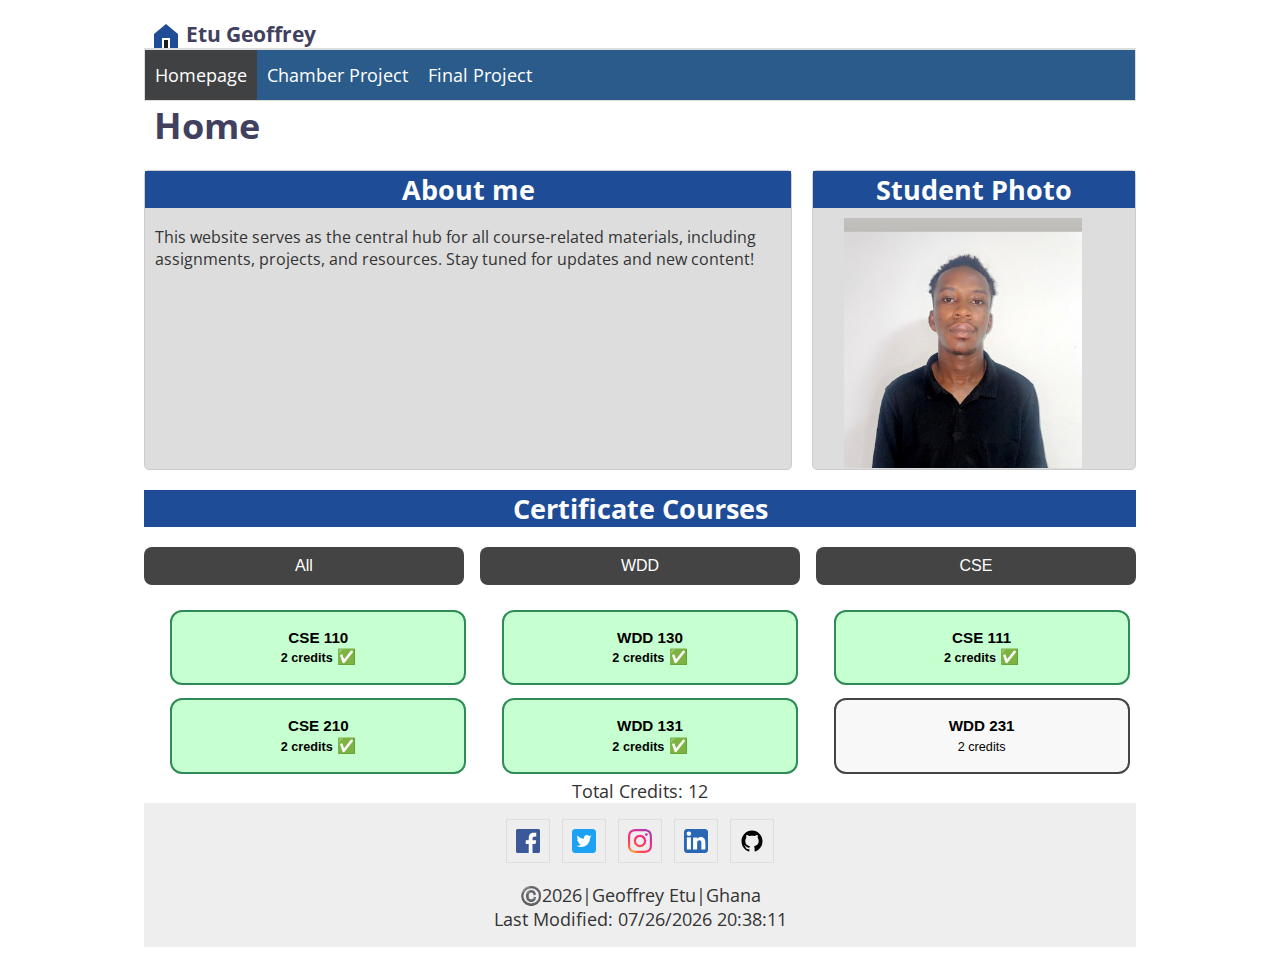
<file: index.html>
<!DOCTYPE html>
<html lang="en">
<head>
    <meta charset="UTF-8">
    <meta name="viewport" content="width=device-width, initial-scale=1.0">
    <link rel="stylesheet" href="styles/base.css">
    <link rel="stylesheet" href="styles/large.css">
    <meta name="description" content="Welcome to my course homepage. Browse assignments, projects, and learning resources as I develop new web and programming skills.">
    <meta name="author" content="Geoffrey Etu">
    <script src="scripts/homepage.js" defer></script>
    <link rel="preconnect" href="https://fonts.googleapis.com">
    <link rel="preconnect" href="https://fonts.gstatic.com" crossorigin>
    <link href="https://fonts.googleapis.com/css2?family=Open+Sans:ital,wght@0,300..800;1,300..800&display=swap" rel="stylesheet">
    <title>Course Home Page</title>
</head>
<body>
    <header>
        <img src="images/homepage_icon.svg" alt="Course Logo" id="logo">
        <span>Etu Geoffrey</span>
        <button id="ham-btn" class="hamburger" type="submit"   aria-label="Open navigation menu" aria-expanded="false"></button>
    </header>
    <nav id="nav-bar" class="navigation">
        <ul>
            <li class="current"><a href="#">Homepage</a></li>
            <li><a href="#">Chamber Project</a></li>
            <li><a href="#">Final Project</a></li>
        </ul>
    </nav>
    <main>
        <h1>Home</h1>
        <section class="content">
            <div class="course-info">
            <h2>About me</h2>
            <p>This website serves as the central hub for all course-related materials, including assignments, projects, and resources. Stay tuned for updates and new content!</p>
            </div>
            <div class="student-photo">
                <h2>Student Photo</h2>
                <img src="images/profile.jpg" alt=" Geoffrey Etu photo">
            </div>
        </section>
        <section class="courses">
        <h2>Certificate Courses</h2>
            <div class="filters">
                <button id="allBtn">All</button>
                <button id="wddBtn">WDD</button>
                <button id="cseBtn">CSE</button>
            </div>
            <div id="courseContainer"></div>
            <p>Total Credits: <span id="creditTotal"></span></p>
        </section>
    </main>
    <footer>
        <div class="social">
            <a href="https://www.facebook.com/geoffrey.etu.7" target="_blank">
                <img src="images/facebook_icon.svg" alt="Facebook Logo" width="16" height="16">
            </a>
            <a href="https://twitter.com/GeoffreyEtu" target="_blank">
                <img src="images/twitter_icon.svg" alt="Twitter Logo" width="16" height="16">
            </a>
            <a href="https://www.instagram.com/geoffrey_etu/" target="_blank">
                <img src="images/instagram_icon.svg" alt="Instagram Logo" width="16" height="16">
            </a>
            <a href="https://www.linkedin.com/in/geoffrey-kofi-etu-9273a5242/" target="_blank">
                <img src="images/linkedin_icon.svg" alt="LinkedIn Logo" width="16" height="16">
            </a>
            <a href="https://www.github.com/GeoffreyEtu" target="_blank">
                <img src="images/github_icon.svg" alt="GitHub Logo" width="16" height="16">
            </a>
        </div>    
        <p>©️<span id="currentyear"></span>|Geoffrey Etu|Ghana</p>
        <p><span id="lastModified"></span></p>
    </footer>
</body>
</html>
</file>
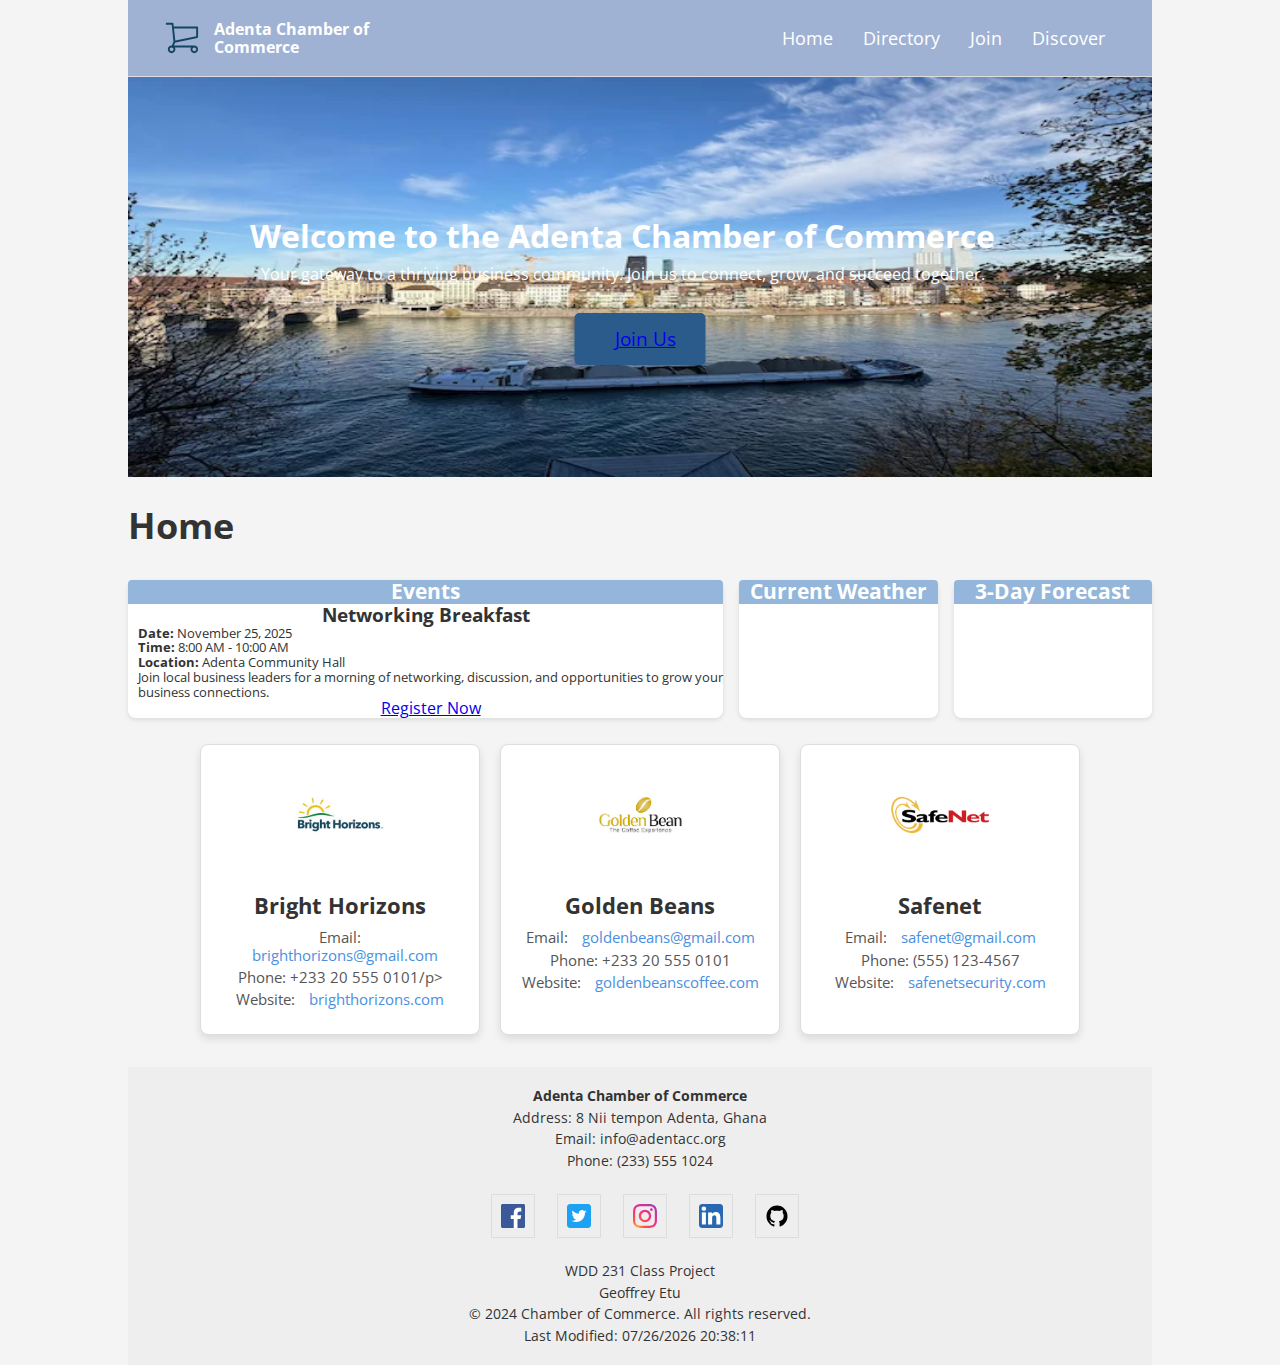
<file: chamber/index.html>
<!DOCTYPE html>
<html lang="en">
<head>
    <meta charset="UTF-8">
    <meta name="viewport" content="width=device-width, initial-scale=1.0">
    <meta name="description" content="Discover local businesses, services and stay connected with community events through the Adenta Chamber of Commerce—supporting growth and opportunity for all.">
    <meta name="author" content="Geoffrey Etu">
    <meta name="title" content="Homepage">
    <meta property="og:title" content="Homepage | Adenata Chamber of Commerce">
    <meta property="og:description" content="Discover local businesses, explore community events, and connect with trusted services through the Adenta Chamber of Commerce.">
    <meta property="og:image" content="https://Ekg23.github.io/chamber/images/chamber-of-commerce-banner.jpg">
    <meta property="og:url" content="https://Ekg23.github.io/wdd231-chamber/index.html">
    <meta property="og:type" content="website">
    <meta property="og:locale" content="en_US">
    <link rel="icon" href="images/commerce_icon.ico">
    <link rel="preconnect" href="https://fonts.googleapis.com">
    <link rel="preconnect" href="https://fonts.gstatic.com" crossorigin>
    <link href="https://fonts.googleapis.com/css2?family=Open+Sans:ital,wght@0,300..800;1,300..800&display=swap" rel="stylesheet">
    <link rel="stylesheet" href="styles/normalize.css">
    <link rel="stylesheet" href="styles/base.css">
    <link rel="stylesheet" href="styles/large.css">
    <script src="scripts/scripts.js" defer></script>
    <title>Homepage | Adenta Chamber of Commerce</title>
</head>
<body>
    <header>
        <div class="logo">
            <img src="images/commerce_cart_icon.svg" alt="page logo">
            <span class="page-title">Adenta Chamber of Commerce</span>
        </div>
        <button class="hamburger" id="ham-btn" aria-label="Open navigation menu"></button>
        <nav class="navigation" id="nav-menu">
            <ul>
                <li><a href="index.html">Home</a></li>
                <li><a href="directory.html">Directory</a></li>
                <li><a href="join.html">Join</a></li>
                <li><a href="discover.html">Discover</a></li>
            </ul>
        </nav>    
    </header>
    <main>
        <div class="hero">
            <img src="images/hero-image.webp" alt="hero-image" class="homepage-banner">
            <section class="intro-text">
                <h2>Welcome to the Adenta Chamber of Commerce</h2>
                <p>Your gateway to a thriving business community. Join us to connect, grow, and succeed together.</p>
            </section>
            <button class="call-to-action"><a href ="join.html">Join Us</a></button>
        </div>
        
        <h1>Home</h1>
        <section class="events-weather" id="events">
            <section class="event-section">
                <div class="heading">
                    <h2>Events</h2>
                </div>
                <div class="event-card">
                    <h3>Networking Breakfast</h3>
                    <p><strong>Date:</strong> November 25, 2025</p>
                    <p><strong>Time:</strong> 8:00 AM - 10:00 AM</p>
                    <p><strong>Location:</strong> Adenta Community Hall</p>
                    <p>Join local business leaders for a morning of networking, discussion, and opportunities to grow your business connections.</p>
                    <a href="#">Register Now</a>
                </div>   
            </section>
            <section class="current-weather-section">
                <div class="heading">
                    <h2>Current Weather</h2>
                </div>
                <div id="current-weather"></div>
            </section>
            <section class="forecast-section">
                <div class="heading">
                    <h2>3-Day Forecast</h2>
                </div>
                <div id="forecast"></div>
            </section>
        </section>
        <section class="business">
            <!-- section for businesses -->
            <div class="business-container">
                <div class="business-card">
                <img src="images/brighthorizons.jpg" alt="Bright Horizons" loading="lazy">
                <h3>Bright Horizons</h3>
                <p>Email: <a href="mailto:brighthorizons@gmail.com">brighthorizons@gmail.com</a></p>
                <p>Phone: +233 20 555 0101/p>
                <p>Website: <a href="https://www.brighthorizons.com" target="_blank">brighthorizons.com</a></p>
                </div>

                <div class="business-card">
                <img src="images/goldenbeans.png" alt="Golden Beans">
                <h3>Golden Beans</h3>
                <p>Email: <a href="mailto:goldenbeans@gmail.com">goldenbeans@gmail.com</a></p>
                <p>Phone: +233 20 555 0101</p>
                <p>Website: <a href="https://www.goldenbeanscoffee.com" target="_blank">goldenbeanscoffee.com</a></p>
                </div>

                <div class="business-card">
                <img src="images/safenet.png" alt="Safenet">
                <h3>Safenet</h3>
                <p>Email: <a href="mailto:safenet@gmail.com">safenet@gmail.com</a></p>
                <p>Phone: (555) 123-4567</p>
                <p>Website: <a href="https://www.safenetsecurity.com" target="_blank">safenetsecurity.com</a></p>
                </div>
            </div>
        </section>
    </main>
    <footer>
        <div class="footer-contact">
            <p><strong>Adenta Chamber of Commerce</strong></p>
            <p>Address: 8 Nii tempon Adenta, Ghana</p>
            <p>Email: info@adentacc.org </p>
            <p>Phone: (233) 555 1024</p>
        </div>
        <div class="social">
            <a href="https://www.facebook.com/geoffrey.etu.7" target="_blank">
                <img src="images/facebook_icon.svg" alt="Facebook Logo" width="16" height="16">
            </a>
            <a href="https://twitter.com/GeoffreyEtu" target="_blank">
                <img src="images/twitter_icon.svg" alt="Twitter Logo" width="16" height="16">
            </a>
            <a href="https://www.instagram.com/geoffrey_etu/" target="_blank">
                <img src="images/instagram_icon.svg" alt="Instagram Logo" width="16" height="16">
            </a>
            <a href="https://www.linkedin.com/in/geoffrey-kofi-etu-9273a5242/" target="_blank">
                <img src="images/linkedin_icon.svg" alt="LinkedIn Logo" width="16" height="16">
            </a>
            <a href="https://www.github.com/GeoffreyEtu" target="_blank">
                <img src="images/github_icon.svg" alt="GitHub Logo" width="16" height="16">
            </a>
        </div>
        <div class="">
            <p>WDD 231 Class Project</p>
            <p>Geoffrey Etu</p>
            <p>© 2024 Chamber of Commerce. All rights reserved.</p>
            <p><span id="lastModified"></span></p>
        </div>
                      
    </footer>    
</body>
</html>
</file>
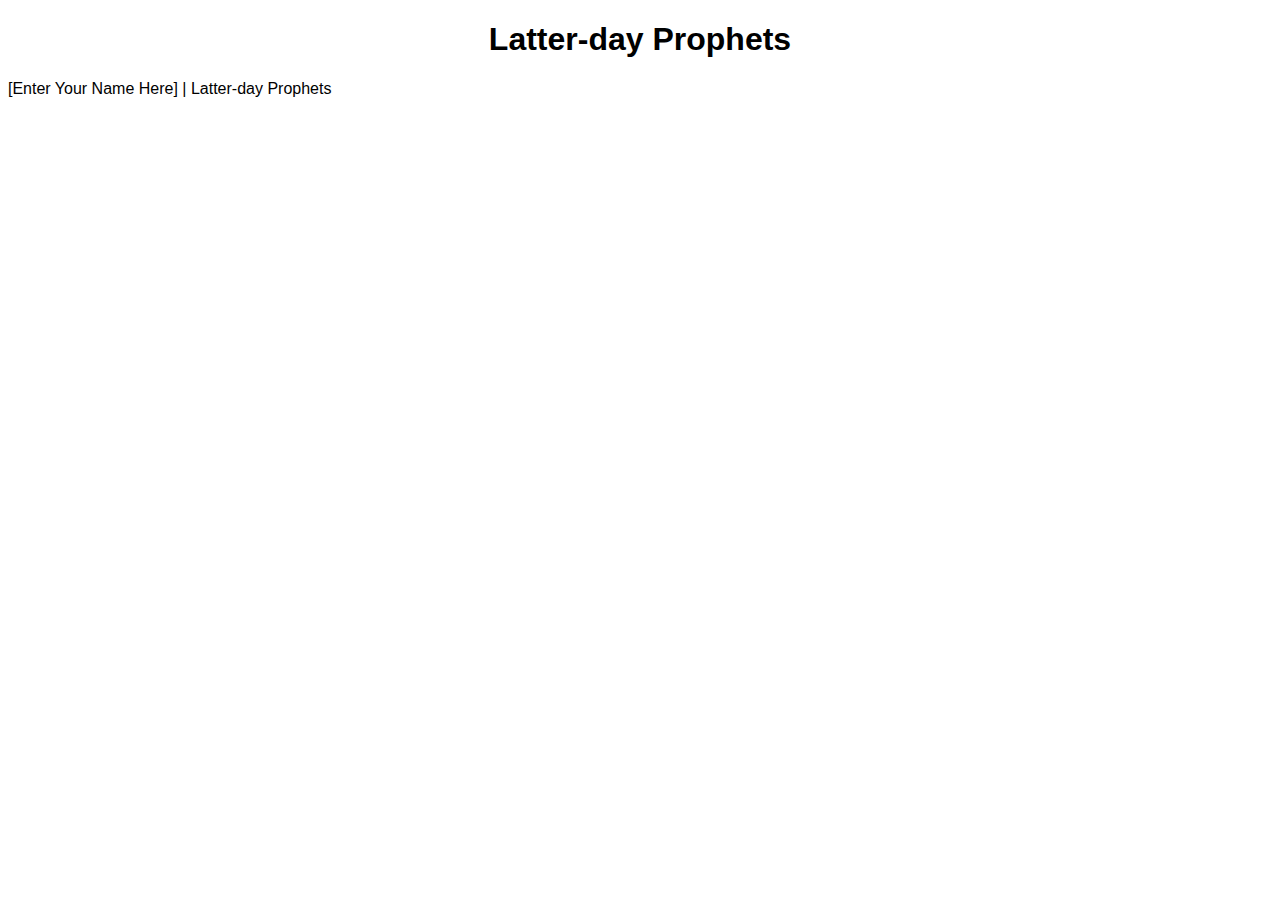
<file: prophets.html>
<!DOCTYPE html>
<html lang="en">
<head>
    <meta charset="UTF-8">
    <meta name="viewport" content="width=device-width, initial-scale=1.0">
    <meta name="description" content="A list of the prophets of the Church of Jesus Christ of Latter Day Saint">
    <link rel="stylesheet" href="styles/prophet.css">  
    <script src="scripts/prophets.js" defer></script>
    <title>Prophets of the Church of Jesus Christ of Latter Day Saint</title>
</head>
<body>
    <header>
        <h1>Latter-day Prophets</h1>
    </header>
    <main>
        <div id="cards"></div>
    </main>
    <footer>
        [Enter Your Name Here] | Latter-day Prophets
    </footer>
</body>
</html>
</file>
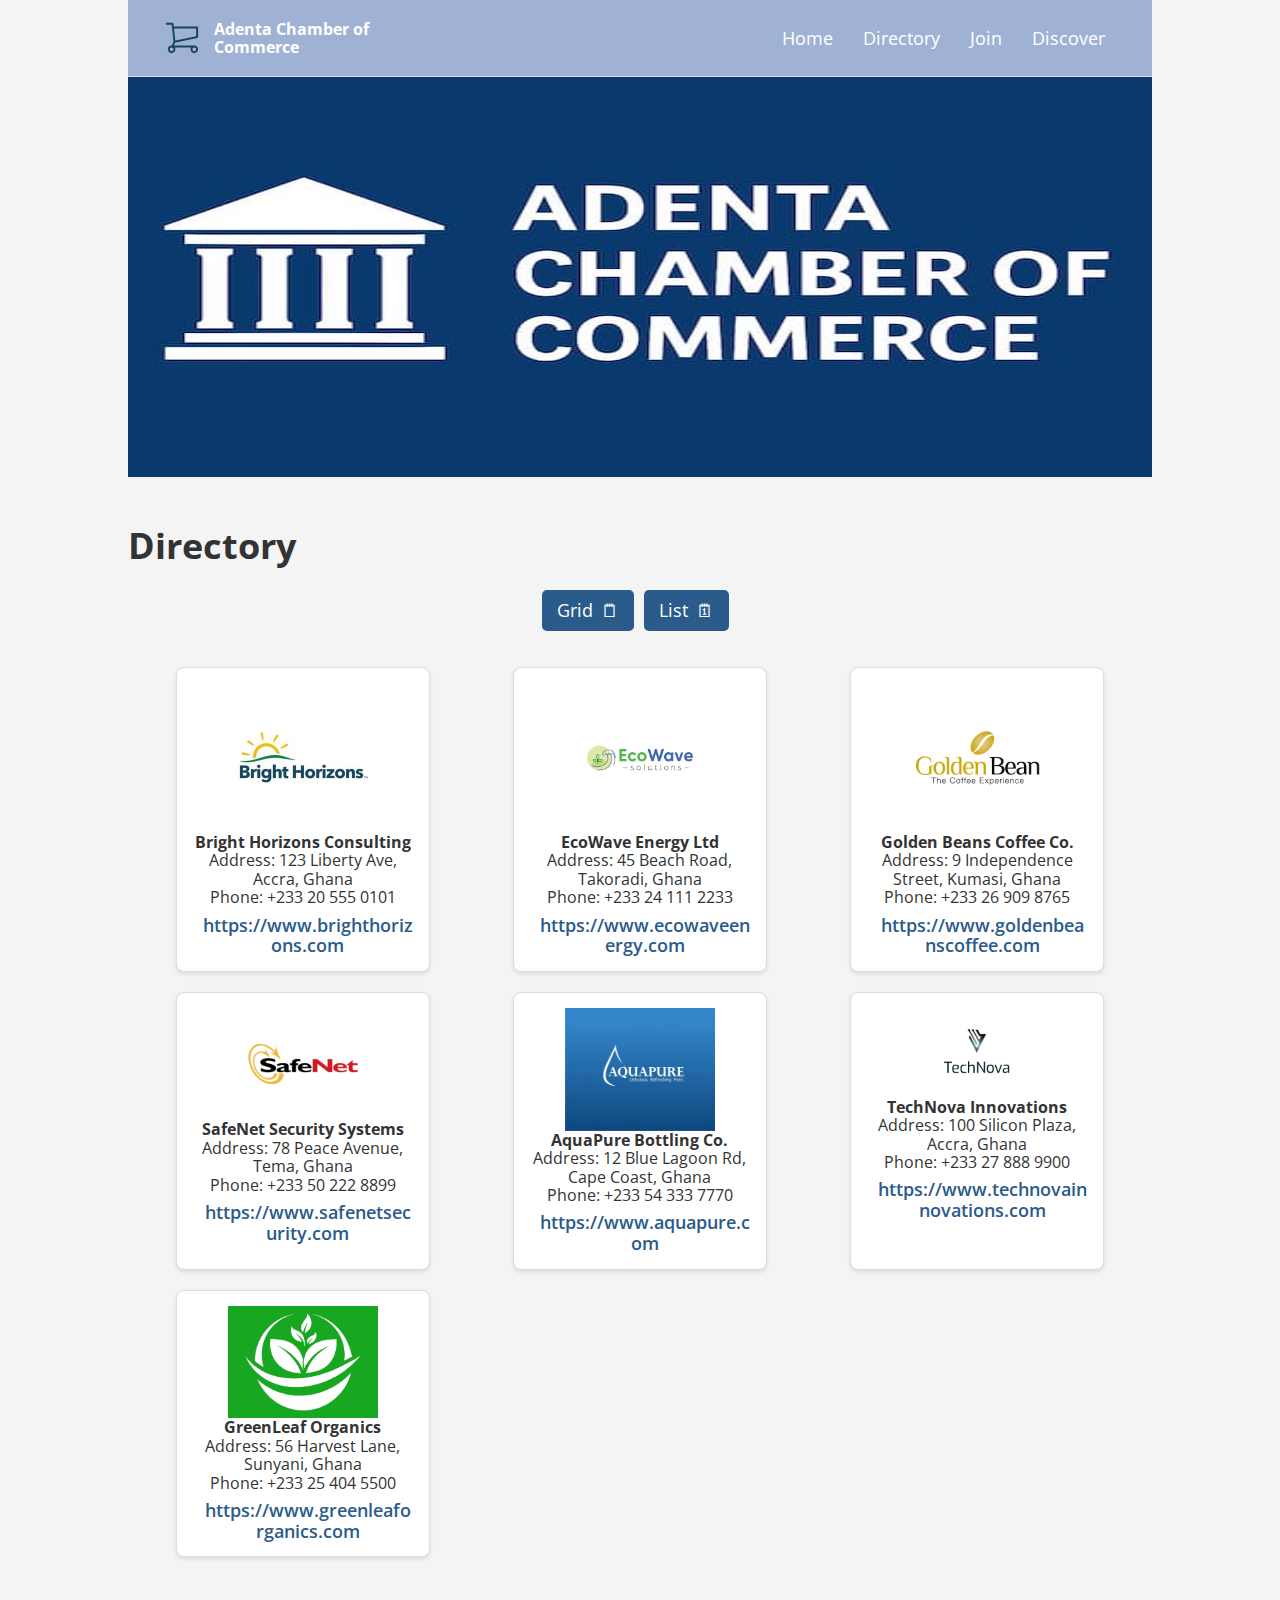
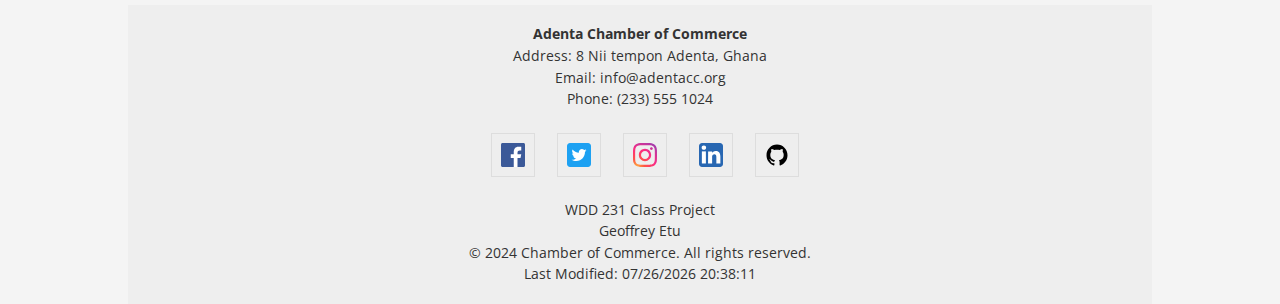
<file: chamber/directory.html>
<!DOCTYPE html>
<html lang="en">
<head>
    <meta charset="UTF-8">
    <meta name="viewport" content="width=device-width, initial-scale=1.0">
    <meta name="description" content="Directory page for the chamber commerce.">
    <meta name="author" content="Geoffrey Etu">
    <meta name="title" content="Directory">
    <meta property="og:title" content="Directory Adenata Chamber of Commerce">
    <meta property="og:description" content="Explore our Chamber directory to find trusted local businesses, view contact details, member benefits, and support community growth.">
    <meta property="og:image" content="https://Ekg23.github.io/chamber/images/chamber-of-commerce-banner.jpg"> <!-- optional: actual image used in link previews -->
    <meta property="og:locale" content="en_US">
    <link rel="icon" href="images/commerce_icon.ico">
    <link rel="preconnect" href="https://fonts.googleapis.com">
    <link rel="preconnect" href="https://fonts.gstatic.com" crossorigin>
    <link href="https://fonts.googleapis.com/css2?family=Open+Sans:ital,wght@0,300..800;1,300..800&display=swap" rel="stylesheet">
    <link rel="stylesheet" href="styles/normalize.css">
    <link rel="stylesheet" href="styles/base.css">
    <link rel="stylesheet" href="styles/large.css">
    <script src="scripts/scripts.js" defer></script>
    <title>Business Directory | Adenata Chamber of Commerce</title>
</head>
<body>
    <header>
        <div class="logo">
            <img src="images/commerce_cart_icon.svg" alt="page logo">
            <span class="page-title">Adenta Chamber of Commerce</span>
        </div>
        <button class="hamburger" id="ham-btn" aria-label="Open navigation menu"></button>
        <nav class="navigation" id="nav-menu">
            <ul>
                <li><a href="home.html">Home</a></li>
                <li><a href="directory.html">Directory</a></li>
                <li><a href="join.html">Join</a></li>
                <li><a href="discover.html">Discover</a></li>
            </ul>
        </nav>    
    </header>
    <main>
        <img src="images/chamber-of-commerce-banner.jpg" alt="directory banner" class="banner-image">
        <h1>Directory</h1>
        <div class="menu">
            <button id="grid">Grid</button>
            <button id="list">List</button>
        </div>
        <section class="directory-container" id="directory-container">
            <!-- Directory entries will be populated here -->
        </section>
    </main>
    <footer>
        <div class="footer-contact">
            <p><strong>Adenta Chamber of Commerce</strong></p>
            <p>Address: 8 Nii tempon Adenta, Ghana</p>
            <p>Email: info@adentacc.org </p>
            <p>Phone: (233) 555 1024</p>
        </div>
        <div class="social">
            <a href="https://www.facebook.com/geoffrey.etu.7" target="_blank">
                <img src="images/facebook_icon.svg" alt="Facebook Logo" width="16" height="16">
            </a>
            <a href="https://twitter.com/GeoffreyEtu" target="_blank">
                <img src="images/twitter_icon.svg" alt="Twitter Logo" width="16" height="16">
            </a>
            <a href="https://www.instagram.com/geoffrey_etu/" target="_blank">
                <img src="images/instagram_icon.svg" alt="Instagram Logo" width="16" height="16">
            </a>
            <a href="https://www.linkedin.com/in/geoffrey-kofi-etu-9273a5242/" target="_blank">
                <img src="images/linkedin_icon.svg" alt="LinkedIn Logo" width="16" height="16">
            </a>
            <a href="https://www.github.com/GeoffreyEtu" target="_blank">
                <img src="images/github_icon.svg" alt="GitHub Logo" width="16" height="16">
            </a>
        </div>
        <div class="">
            <p>WDD 231 Class Project</p>
            <p>Geoffrey Etu</p>
            <p>© 2024 Chamber of Commerce. All rights reserved.</p>
            <p><span id="lastModified"></span></p>
        </div>
                      
    </footer>
    
</body>
</html>
</file>
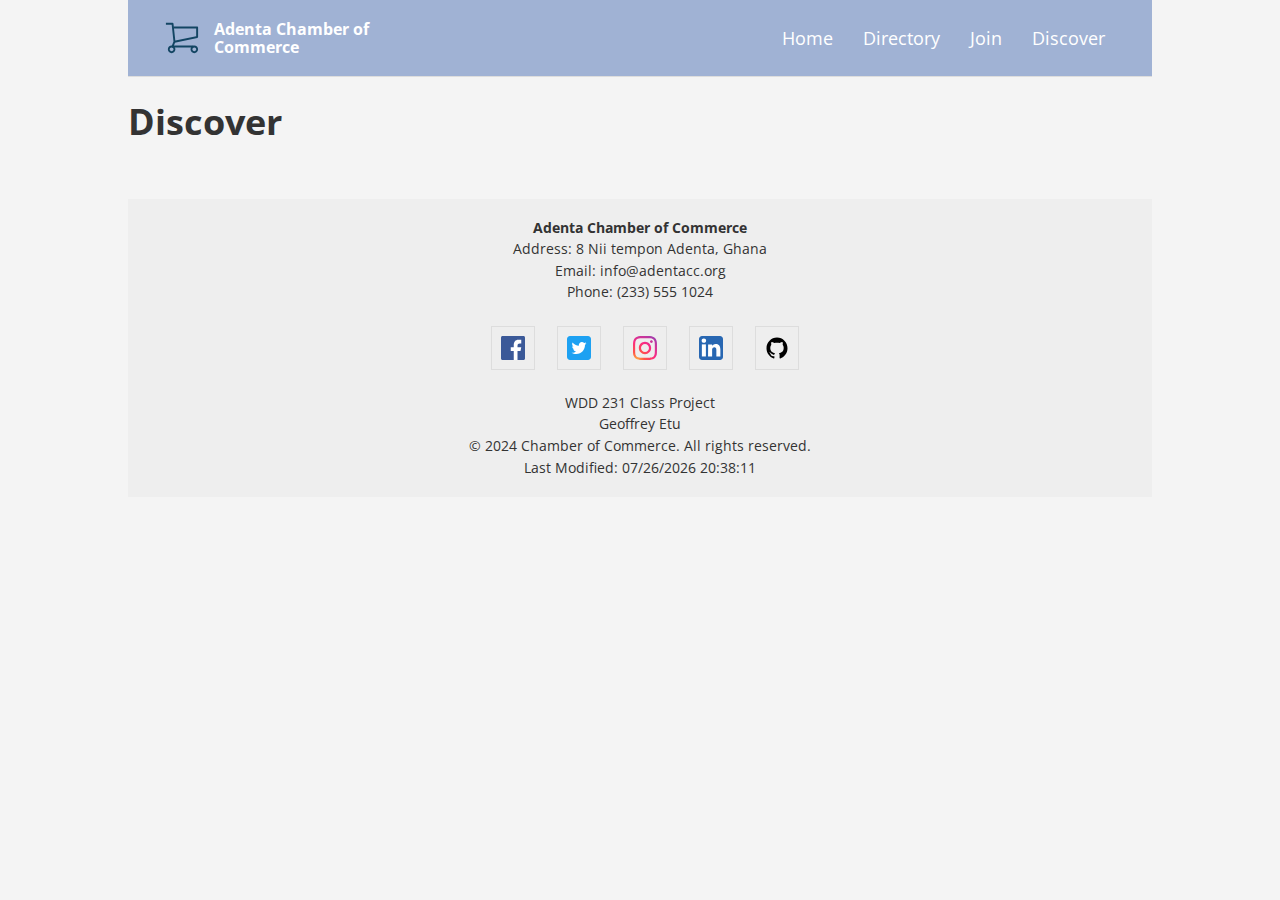
<file: chamber/discover.html>
<!DOCTYPE html>
<html lang="en">
<head>
    <meta charset="UTF-8">
    <meta name="viewport" content="width=device-width, initial-scale=1.0">
    <meta name="description" content="Discover top attractions, landmarks, and must-visit places in Adenta. Explore what makes our community unique and welcoming.">
    <meta name="author" content="Geoffrey Etu">
    <meta name="title" content="Homepage">
    <meta property="og:title" content="Homepage | Adenta Chamber of Commerce">
    <meta property="og:description" content="Discover top attractions and must-visit places in Adenta. Explore the cultural sites, parks, and local highlights that make our community unique.">
    <meta property="og:image" content="https://Ekg23.github.io/chamber/images/chamber-of-commerce-banner.jpg">
    <meta property="og:url" content="https://Ekg23.github.io/wdd231-chamber/discover.html">
    <meta property="og:type" content="website">
    <meta property="og:locale" content="en_US">
    <link rel="icon" href="images/commerce_icon.ico">
    <link rel="preconnect" href="https://fonts.googleapis.com">
    <link rel="preconnect" href="https://fonts.gstatic.com" crossorigin>
    <link href="https://fonts.googleapis.com/css2?family=Open+Sans:ital,wght@0,300..800;1,300..800&display=swap" rel="stylesheet">
    <link rel="stylesheet" href="styles/normalize.css">
    <link rel="stylesheet" href="styles/base.css">
    <link rel="stylesheet" href="styles/large.css">
    <script src="scripts/scripts.js" type="module" defer></script>
    <title>Discover | Adenta Chamber of Commerce</title>
</head>
<body>
    <header>
        <div class="logo">
            <img src="images/commerce_cart_icon.svg" alt="page logo">

            <span class="page-title">Adenta Chamber of Commerce</span>
        </div>
        <button class="hamburger" id="ham-btn" aria-label="Open navigation menu"></button>
        <nav class="navigation" id="nav-menu">
            <ul>
                <li><a href="index.html">Home</a></li>
                <li><a href="directory.html">Directory</a></li>
                <li><a href="join.html">Join</a></li>
                <li><a href="discover.html">Discover</a></li>
            </ul>
        </nav>    
    </header>
    <main>
        <h1>Discover</h1>
        <section class="visit-message-box">
            <p id="visit-msg"></p>
        </section>
        <section class="all-places">
            <div class="discover-grid"></div>
        </section>

    </main>
     <footer>
        <div class="footer-contact">
            <p><strong>Adenta Chamber of Commerce</strong></p>
            <p>Address: 8 Nii tempon Adenta, Ghana</p>
            <p>Email: info@adentacc.org </p>
            <p>Phone: (233) 555 1024</p>
        </div>
        <div class="social">
            <a href="https://www.facebook.com/geoffrey.etu.7" target="_blank">
                <img src="images/facebook_icon.svg" alt="Facebook Logo" width="16" height="16">
            </a>
            <a href="https://twitter.com/GeoffreyEtu" target="_blank">
                <img src="images/twitter_icon.svg" alt="Twitter Logo" width="16" height="16">
            </a>
            <a href="https://www.instagram.com/geoffrey_etu/" target="_blank">
                <img src="images/instagram_icon.svg" alt="Instagram Logo" width="16" height="16">
            </a>
            <a href="https://www.linkedin.com/in/geoffrey-kofi-etu-9273a5242/" target="_blank">
                <img src="images/linkedin_icon.svg" alt="LinkedIn Logo" width="16" height="16">
            </a>
            <a href="https://www.github.com/GeoffreyEtu" target="_blank">
                <img src="images/github_icon.svg" alt="GitHub Logo" width="16" height="16">
            </a>
        </div>
        <div class="">
            <p>WDD 231 Class Project</p>
            <p>Geoffrey Etu</p>
            <p>© 2024 Chamber of Commerce. All rights reserved.</p>
            <p><span id="lastModified"></span></p>
        </div>
                      
    </footer>    
</body>
</html>
</file>
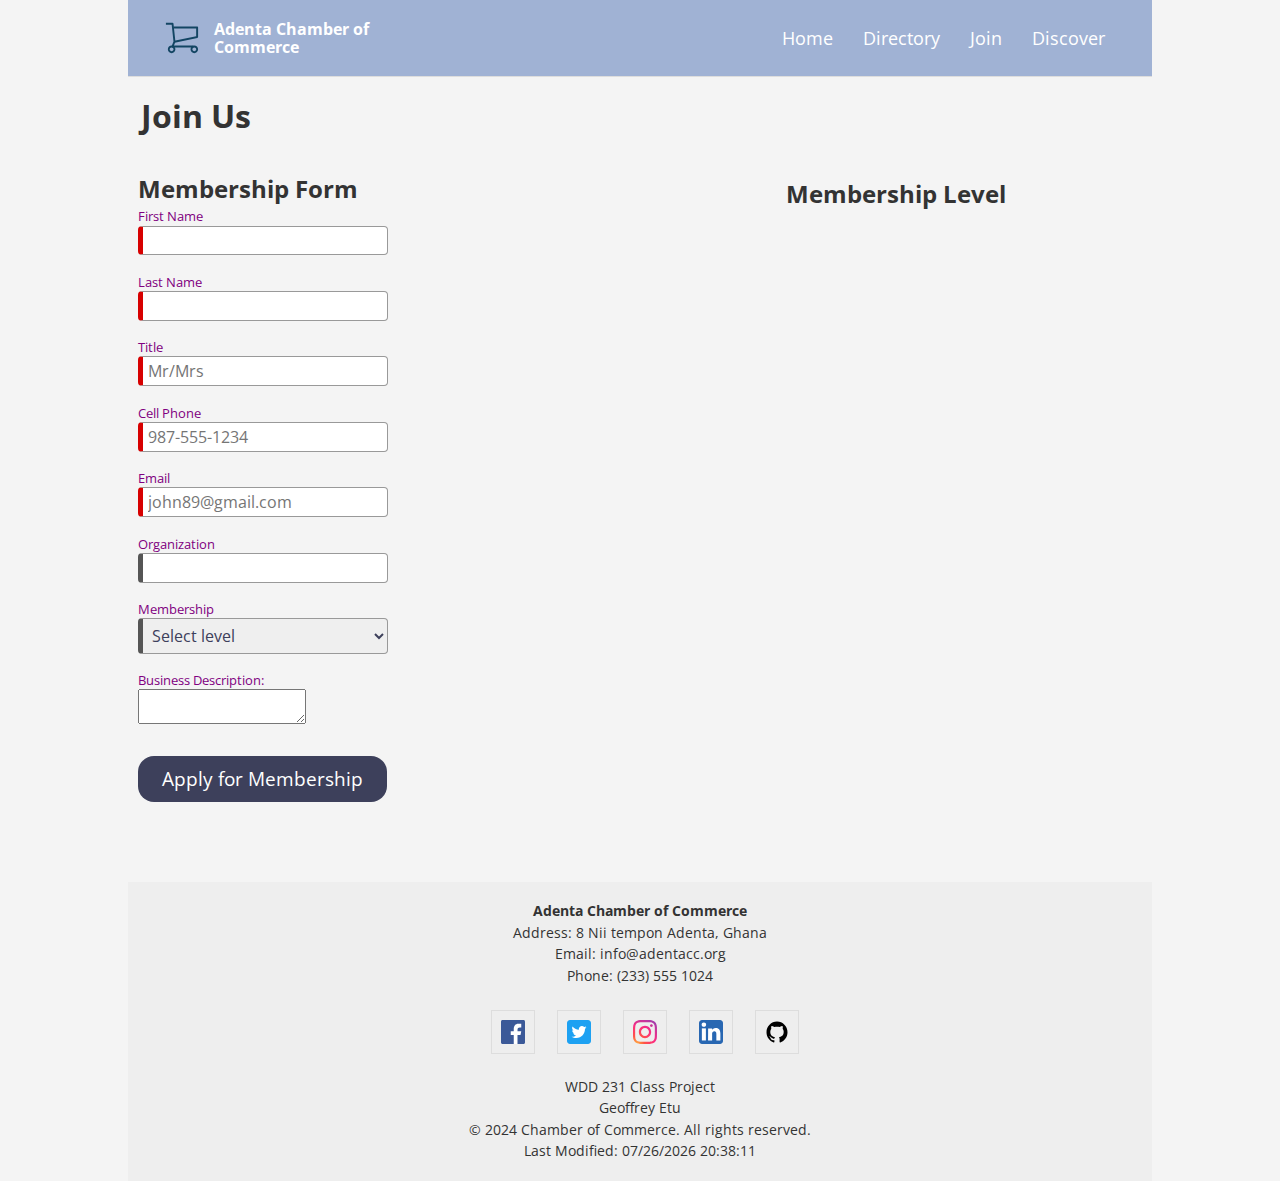
<file: chamber/join.html>
<!DOCTYPE html>
<html lang="en">
<head>
    <meta charset="UTF-8">
    <meta name="viewport" content="width=device-width, initial-scale=1.0">
    <meta name="description" content="Join the Adenta Chamber of Commerce to gain visibility, connect with local businesses, and access exclusive member benefits.">
    <meta name="author" content="Geoffrey Etu">
    <meta name="title" content="Join Page">
    <meta property="og:title" content="Join the Adenta Chamber of Commerce">
    <meta property="og:description" content="Become a member today and unlock business benefits, networking opportunities, and community support.">
    <meta property="og:image" content="https://ekg23.github.io/chamber/images/chamber-of-commerce-banner.jpg">
    <meta property="og:url" content="https://ekg23.github.io/chamber/join.html">
    <meta property="og:type" content="website">
    <meta property="og:locale" content="en_US">
    <link rel="icon" href="images/commerce_icon.ico">
    <link rel="preconnect" href="https://fonts.googleapis.com">
    <link rel="preconnect" href="https://fonts.gstatic.com" crossorigin>
    <link href="https://fonts.googleapis.com/css2?family=Open+Sans:ital,wght@0,300..800;1,300..800&display=swap" rel="stylesheet">
    <link rel="stylesheet" href="styles/normalize.css">
    <link rel="stylesheet" href="styles/base.css">
    <link rel="stylesheet" href="styles/large.css">
    <script src="scripts/scripts.js" defer></script>
    <title>Join Us | Adenta Chamber of Commerce</title>
</head>
<body>
    <header>
        <div class="logo">
            <img src="images/commerce_cart_icon.svg" alt="page logo">
            <span class="page-title">Adenta Chamber of Commerce</span>
        </div>
        <button class="hamburger" id="ham-btn" aria-label="Open navigation menu"></button>
        <nav class="navigation" id="nav-menu">
            <ul>
                <li><a href="index.html">Home</a></li>
                <li><a href="directory.html">Directory</a></li>
                <li><a href="join.html">Join</a></li>
                <li><a href="discover.html">Discover</a></li>
            </ul>
        </nav>    
    </header>
    <main class="page-layout">
        <h1>Join Us</h1>
        <section class="form">
            
            <form method="GET" action="thankyou.html">
                <h2>Membership Form</h2>
                <input type="hidden" id="timestamp" name="timestamp" value="">
                <label>First Name <input type="text" name="first" required autocomplete="given-name" title="Your First Name"></label>
                <label>Last Name <input type="text" name="last" required autocomplete="family-name" title="Your Last Name"></label>
                <label>Title <input type="text" name="title" id="title" autocomplete="honorific-prefix" placeholder="Mr/Mrs" title="Enter your title, e.g., Mr, Mrs, Ms, Dr" pattern="Mr|Mrs|Ms|Dr" required></label>
                <label>Cell Phone <input type="tel" name="phone" required autocomplete="tel" title="A Phone Number with dashes" placeholder="987-555-1234" ></label>
                <label>Email <input type="email" name="email" required placeholder="john89@gmail.com"  title="Your Email" autocomplete="email"></label>
                <label>Organization <input type="text" name="organization"  autocomplete="tel" title="Your Organization you belong"></label>
                <label>
                    Membership
                    <select id="membership-level" name="membership-level">
                        <option>Select level</option>
                        <option>NP Membership is for non profit organizations and there is no fee (np)</option>
                        <option>Bronze Membership (bronze)</option>
                        <option>Silver Membership (silver)</option>
                        <option>Gold Membership (gold)</option>
                    </select>
                </label>
                <label>
                    Business Description:
                    <textarea name="description" title="Describe your business"></textarea>
                </label>

                <input type="submit" value="Apply for Membership">
            </form>
        </section>
        <section class="membership">
            <section class="membership-cards">
                <h2>Membership Level</h2>
                <div class="card">
                    <h3>NP Membership</h3>
                    <p>No cost for nonprofits.</p>
                    <button class="open-modal" type="button">Learn More</button>

                    <dialog>
                        <h2>NP Membership Benefits</h2>
                        <ul>
                            <li>No membership fee</li>
                            <li>Access to nonprofit resources</li>
                            <li>Basic directory listing</li>
                        </ul>
                        <button class="close">Close</button>
                    </dialog>
                </div>

                <div class="card">
                    <h3>Bronze Membership</h3>
                    <p>Affordable entry level benefits.</p>
                    <button class="open-modal" type="button">Learn More</button>

                    <dialog>
                        <h2>Bronze Membership Benefits</h2>
                        <ul>
                            <li>Standard directory listing</li>
                            <li>Event invitations</li>
                            <li>Monthly newsletter promotion</li>
                        </ul>
                        <button class="close">Close</button>
                    </dialog>
                </div>

                <div class="card">
                    <h3>Silver Membership</h3>
                    <p>More visibility and event benefits.</p>
                    <button class="open-modal" type="button">Learn More</button>

                    <dialog>
                        <h2>Silver Membership Benefits</h2>
                        <ul>
                            <li>Priority directory placement</li>
                            <li>Event discounts</li>
                            <li>Training workshops</li>
                        </ul>
                        <button class="close">Close</button>
                    </dialog>
                </div>

                <div class="card">
                    <h3>Gold Membership</h3>
                    <p>Top tier promotion and perks.</p>
                    <button class="open-modal" type="button">Learn More</button>

                    <dialog>
                        <h2>Gold Membership Benefits</h2>
                        <ul>
                            <li>Homepage spotlight features</li>
                            <li>Premium advertising</li>
                            <li>Exclusive networking events</li>
                        </ul>
                        <button class="close">Close</button>
                    </dialog>
                </div>

            </section>
        </section>
    </main>
    <footer>
        <div class="footer-contact">
            <p><strong>Adenta Chamber of Commerce</strong></p>
            <p>Address: 8 Nii tempon Adenta, Ghana</p>
            <p>Email: info@adentacc.org </p>
            <p>Phone: (233) 555 1024</p>
        </div>
        <div class="social">
            <a href="https://www.facebook.com/geoffrey.etu.7" target="_blank">
                <img src="images/facebook_icon.svg" alt="Facebook Logo" width="16" height="16">
            </a>
            <a href="https://twitter.com/GeoffreyEtu" target="_blank">
                <img src="images/twitter_icon.svg" alt="Twitter Logo" width="16" height="16">
            </a>
            <a href="https://www.instagram.com/geoffrey_etu/" target="_blank">
                <img src="images/instagram_icon.svg" alt="Instagram Logo" width="16" height="16">
            </a>
            <a href="https://www.linkedin.com/in/geoffrey-kofi-etu-9273a5242/" target="_blank">
                <img src="images/linkedin_icon.svg" alt="LinkedIn Logo" width="16" height="16">
            </a>
            <a href="https://www.github.com/GeoffreyEtu" target="_blank">
                <img src="images/github_icon.svg" alt="GitHub Logo" width="16" height="16">
            </a>
        </div>
        <div class="">
            <p>WDD 231 Class Project</p>
            <p>Geoffrey Etu</p>
            <p>© 2024 Chamber of Commerce. All rights reserved.</p>
            <p><span id="lastModified"></span></p>
        </div>
                      
    </footer>    
</body>
</html>
</file>
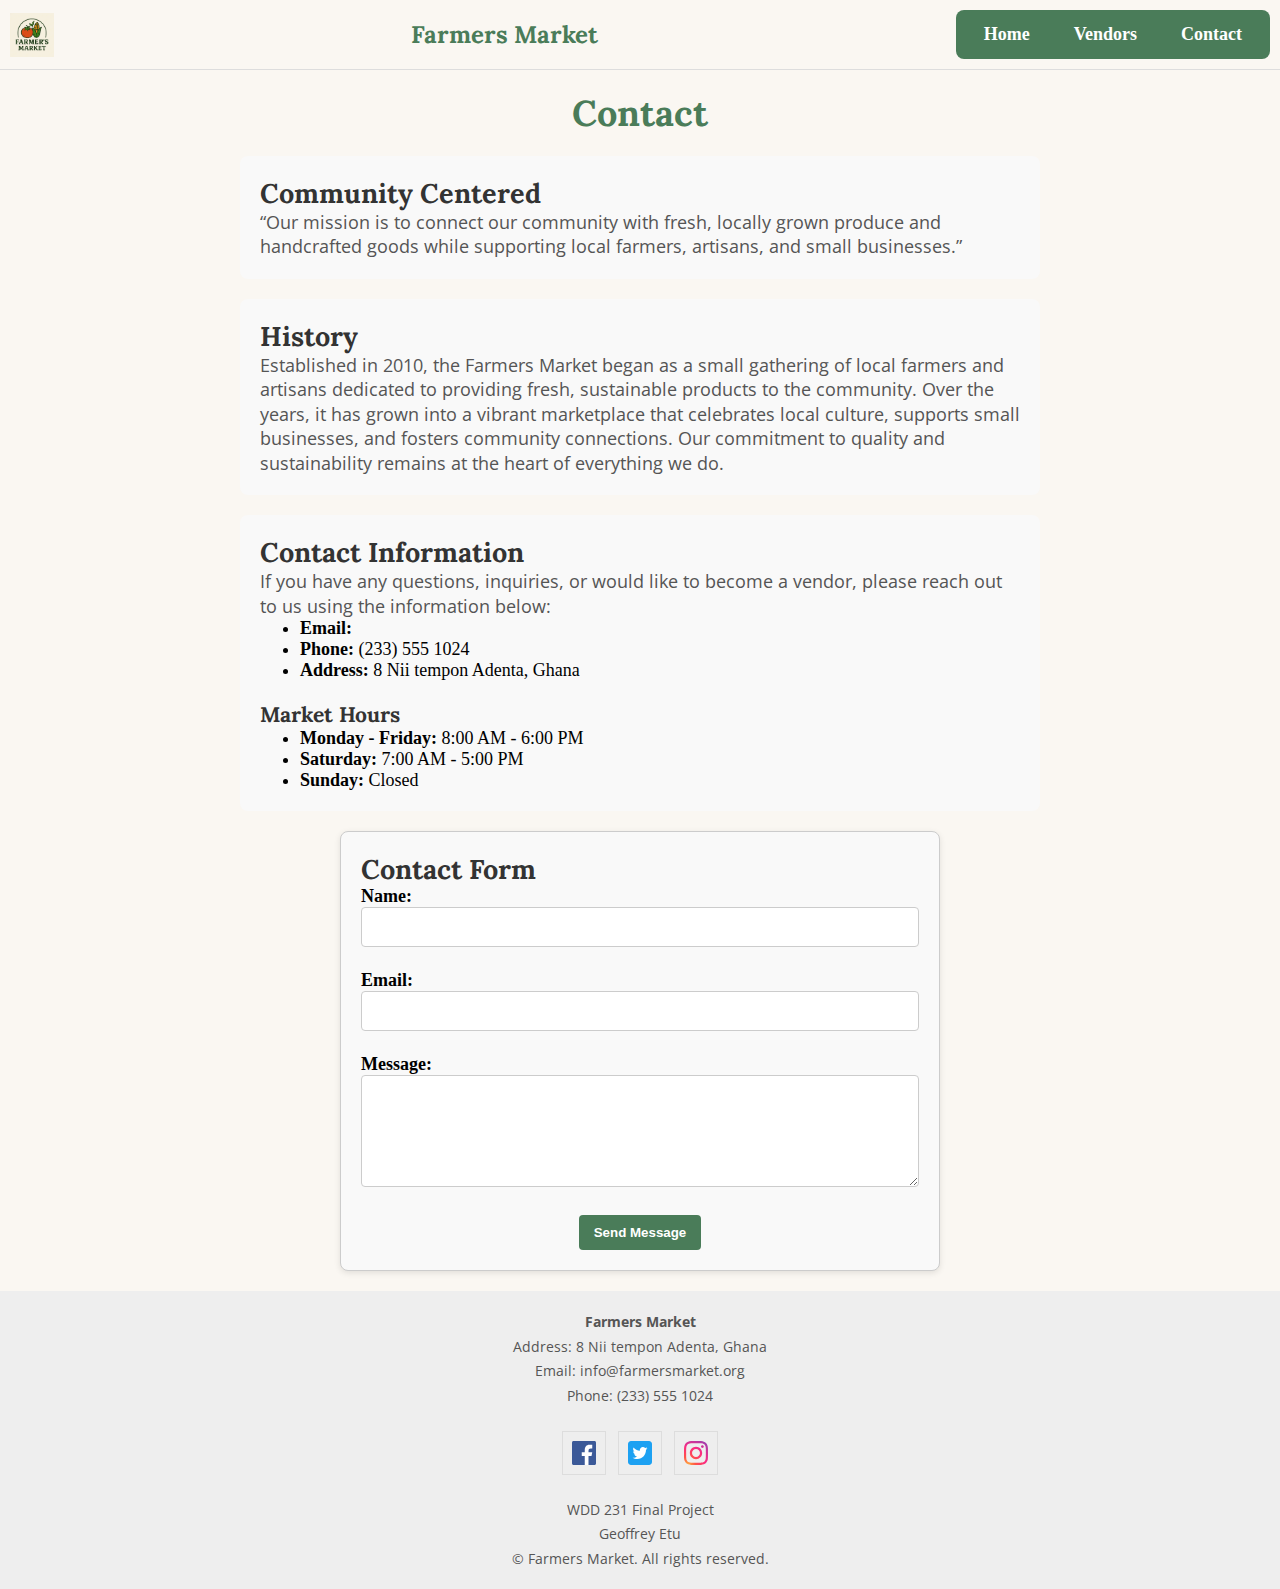
<file: final project/contact.html>
<!DOCTYPE html>
<html lang="en">
<head>
    <meta charset="UTF-8">
    <meta name="viewport" content="width=device-width, initial-scale=1.0">
    <meta name="description" content="Contact us for inquiries, vendor information, and support. Get in touch with the Farmer's Market team through our contact form or email.">
    <meta name="author" content="Geoffrey Etu">
    <link rel="icon" href="images/favicon.ico">
    <link rel="preconnect" href="https://fonts.googleapis.com">
    <link rel="preconnect" href="https://fonts.gstatic.com" crossorigin>
    <link href="https://fonts.googleapis.com/css2?family=Lora:ital,wght@0,400..700;1,400..700&family=Open+Sans:ital,wght@0,300..800;1,300..800&display=swap" rel="stylesheet">
    <link rel="stylesheet" href="styles/base.css">
    <link rel="stylesheet" href="styles/large.css">
    <meta property="og:title" content="Contact Us - Farmer's Market">
    <meta property="og:description" content="Reach out to the Farmer's Market team for questions, vendor details, or general inquiries.">
    <meta property="og:image" content="https://yourwebsite.com/images/banner.webp">
    <meta property="og:url" content="https://Ekg23.github.io/WDD231/final%project/contact.html">
    <meta property="og:type" content="website">
    <script src="scripts/market.js" defer></script>
    <title>Contact | Farmers Friend</title>
</head>
<body>
    <header>
        <img src="images/logo2.webp" alt="Logo">
        <span>Farmers Market</span>
        <button class="hamburger" id="ham-btn" aria-label="Open navigation menu"></button>
        <nav class="navigation" id="nav-menu">
            <ul>
                <li><a href="index.html">Home</a></li>
                <li><a href="vendors.html">Vendors</a></li>
                <li><a href="contact.html">Contact</a></li>
            </ul>
        </nav>     
    </header>
    <main>
        <h1>Contact</h1>
        <section class="mission">
            <h2>Community Centered</h2>
            <p>“Our mission is to connect our community with fresh, locally grown produce and handcrafted goods while supporting local farmers, 
                artisans, and small businesses.”
            </p>
        </section>
        <section class="history">
            <h2>History</h2>
            <p>
                Established in 2010, the Farmers Market began as a small gathering of local farmers and artisans dedicated to providing 
                fresh, sustainable products to the community. Over the years, it has grown into a vibrant marketplace that celebrates 
                local culture, supports small businesses, and fosters community connections. Our commitment to quality and sustainability 
                remains at the heart of everything we do.
            </p>
        </section>
        <section class="contact-info">
            <h2>Contact Information</h2>
            <p>If you have any questions, inquiries, or would like to become a vendor, please reach out to us using the information below:</p>
            <ul>
                <li><strong>Email:</strong>
                    <a href="mailto:info@farmersmarket.com"></a>
                </li>
                <li><strong>Phone:</strong> (233) 555 1024</li>
                <li><strong>Address:</strong> 8 Nii tempon Adenta, Ghana</li>
            </ul>
            <h3>Market Hours</h3>
            <ul>
                <li><strong>Monday - Friday:</strong> 8:00 AM - 6:00 PM</li>
                <li><strong>Saturday:</strong> 7:00 AM - 5:00 PM</li>
                <li><strong>Sunday:</strong> Closed</li>
            </ul>
        </section>
        <section class="contact-form">
            <h2>Contact Form</h2>
            <form action="thankyou.html" method="GET">
                <label for="name">Name:<input type="text" id="name" name="name" required></label>
                <label for="email">Email:<input type="email" id="email" name="email" required></label>
                <label for="message">Message:<textarea id="message" name="message" rows="5" required></textarea></label>
                <button type="submit" class="btn">Send Message</button>
            </form>            
        </section>
    </main>
    <footer>
        <div class="footer-contact">
            <p><strong>Farmers Market</strong></p>
            <p>Address: 8 Nii tempon Adenta, Ghana</p>
            <p>Email: info@farmersmarket.org </p>
            <p>Phone: (233) 555 1024</p>
        </div>
        <div class="social">
            <a href="https://www.facebook.com/geoffrey.etu.7" target="_blank">
                <img src="images/facebook_icon.svg" alt="Facebook Logo" width="16" height="16">
            </a>
            <a href="https://twitter.com/GeoffreyEtu" target="_blank">
                <img src="images/twitter_icon.svg" alt="Twitter Logo" width="16" height="16">
            </a>
            <a href="https://www.instagram.com/geoffrey_etu/" target="_blank">
                <img src="images/instagram_icon.svg" alt="Instagram Logo" width="16" height="16">
            </a>
        </div>
        <div class="footer-copy">
            <p>WDD 231 Final Project</p>
            <p>Geoffrey Etu</p>
            <p>© <span id="currentyear"> </span>Farmers Market. All rights reserved.</p>
            <p><span id="lastModified"></span></p>
        </div>
    </footer>
</body>
</html>
</file>
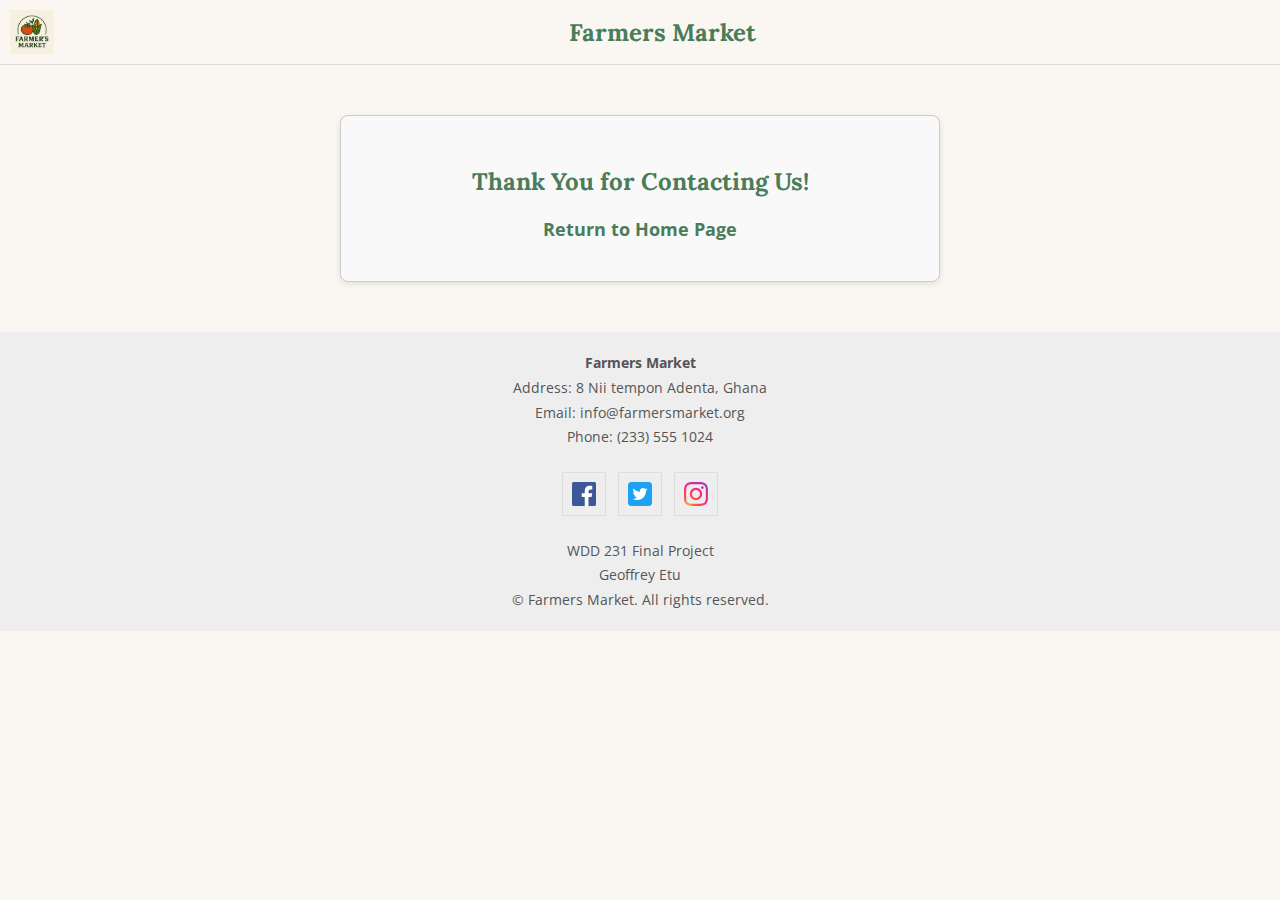
<file: final project/thankyou.html>
<!DOCTYPE html>
<html lang="en">
<head>
    <meta charset="UTF-8">
    <meta name="viewport" content="width=device-width, initial-scale=1.0">
    <meta name="description" content="vendors page for my final project website">
    <meta name="author" content="Geoffrey Etu">
    <link rel="icon" href="images/favicon.ico">
    <link rel="preconnect" href="https://fonts.googleapis.com">
    <link rel="preconnect" href="https://fonts.gstatic.com" crossorigin>
    <link href="https://fonts.googleapis.com/css2?family=Lora:ital,wght@0,400..700;1,400..700&family=Open+Sans:ital,wght@0,300..800;1,300..800&display=swap" rel="stylesheet">
    <link rel="stylesheet" href="styles/base.css">
    <link rel="stylesheet" href="styles/large.css">
    <script src="scripts/market.js" defer></script>
    <title>Thank you  | Farmers Friend</title>
</head>
<body class="thank-you-page">
    <header>
        <img src="images/logo2.webp" alt="Logo">
        <span>Farmers Market</span>
        <button class="hamburger" id="ham-btn" aria-label="Open navigation menu"></button>
        <nav class="navigation" id="nav-menu">
            <ul>
                <li><a href="index.html">Home</a></li>
                <li><a href="vendors.html">Vendors</a></li>
                <li><a href="contact.html">Contact</a></li>
            </ul>
        </nav>     
    </header>
    <main>
        <section class="thank-you">
            <h1>Thank You for Contacting Us!</h1>
            <div id="result"></div>
            <p><a href="index.html">Return to Home Page</a></p>
        </section>
     <footer>
        <div class="footer-contact">
            <p><strong>Farmers Market</strong></p>
            <p>Address: 8 Nii tempon Adenta, Ghana</p>
            <p>Email: info@farmersmarket.org </p>
            <p>Phone: (233) 555 1024</p>
        </div>
        <div class="social">
            <a href="https://www.facebook.com/geoffrey.etu.7" target="_blank">
                <img src="images/facebook_icon.svg" alt="Facebook Logo" width="16" height="16">
            </a>
            <a href="https://twitter.com/GeoffreyEtu" target="_blank">
                <img src="images/twitter_icon.svg" alt="Twitter Logo" width="16" height="16">
            </a>
            <a href="https://www.instagram.com/geoffrey_etu/" target="_blank">
                <img src="images/instagram_icon.svg" alt="Instagram Logo" width="16" height="16">
            </a>
        </div>
        <div class="footer-copy">
            <p>WDD 231 Final Project</p>
            <p>Geoffrey Etu</p>
            <p>© <span id="currentyear"> </span>Farmers Market. All rights reserved.</p>
            <p><span id="lastModified"></span></p>
        </div>
    </footer>
</body>
</html>
</file>
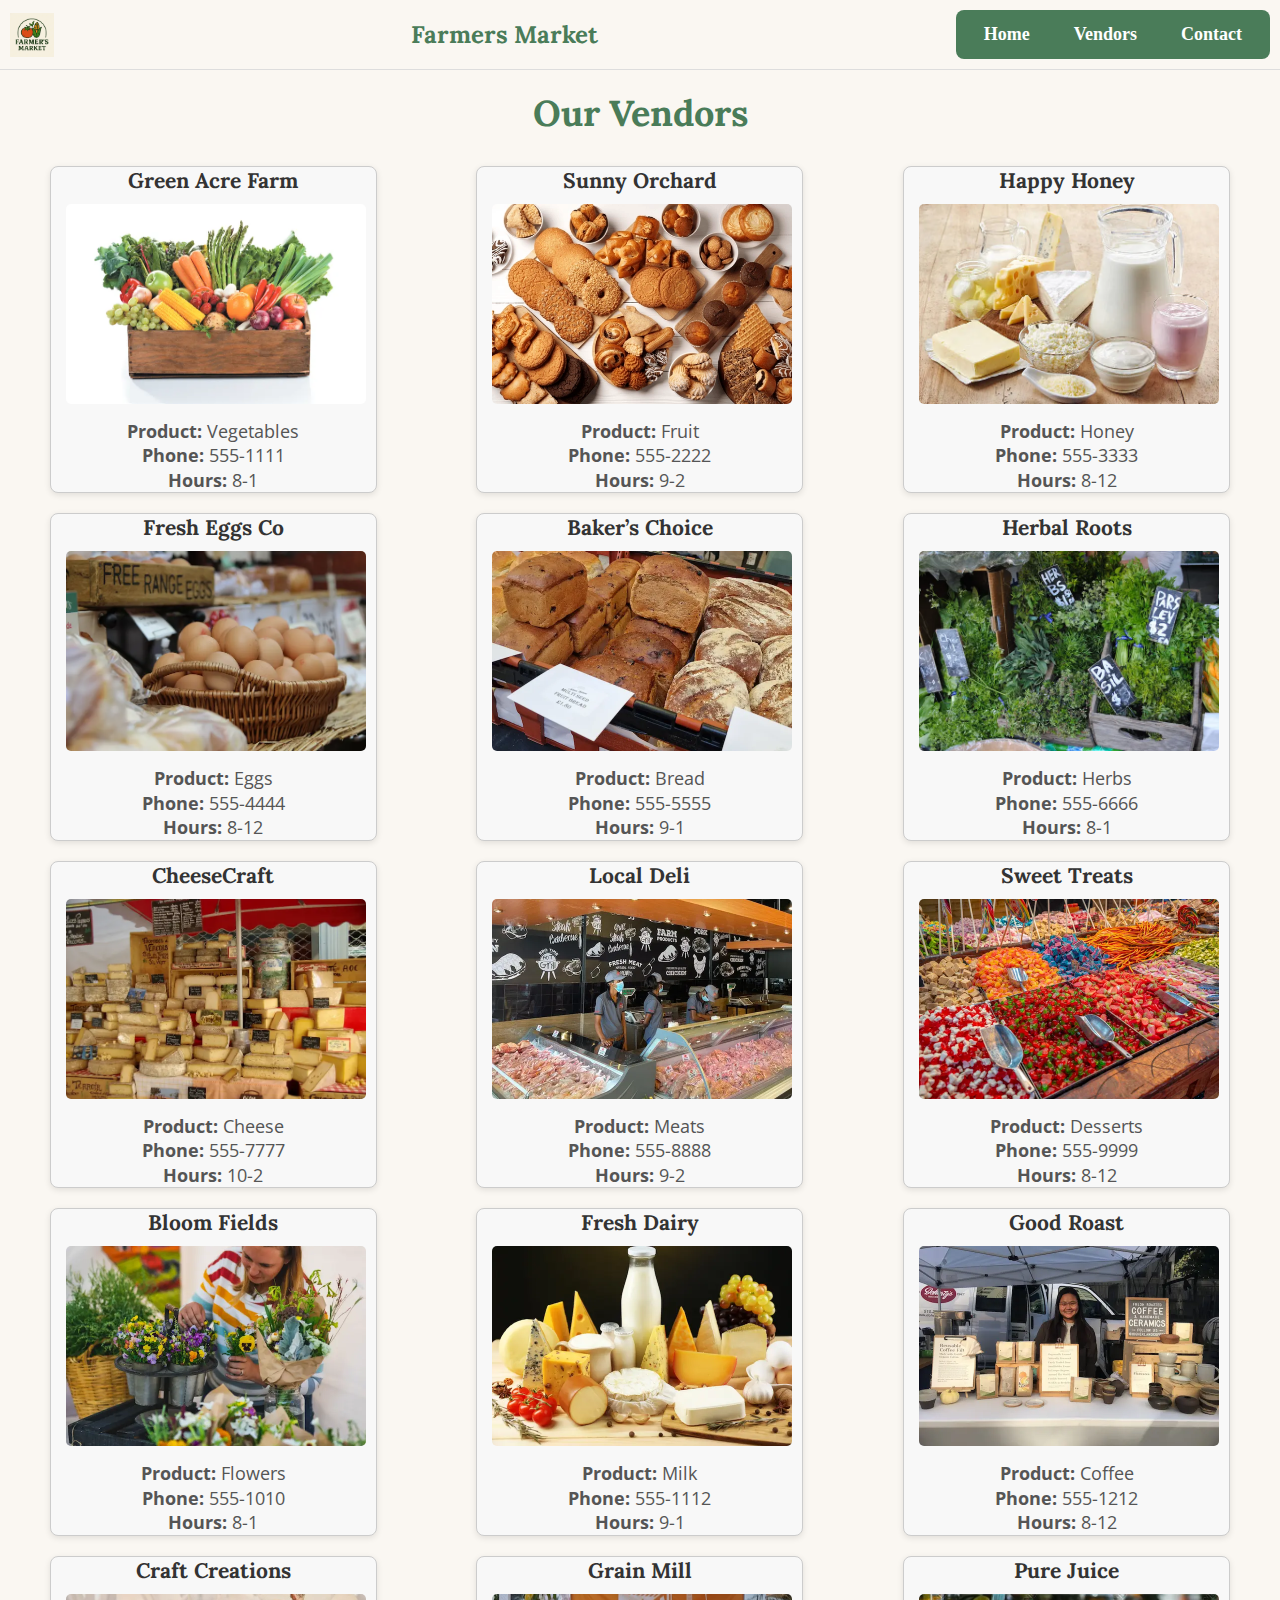
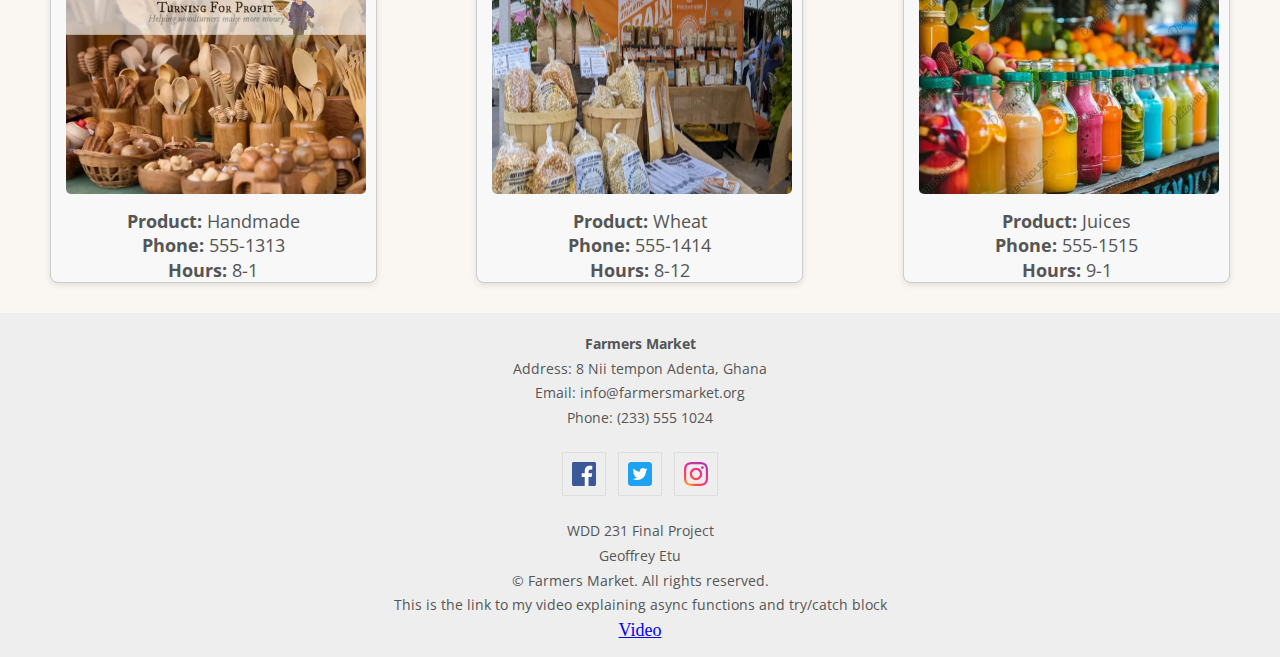
<file: final project/vendors.html>
<!DOCTYPE html>
<html lang="en">
<head>
    <meta charset="UTF-8">
    <meta name="viewport" content="width=device-width, initial-scale=1.0">
    <meta name="description" content="vendors page for my final project website">
    <meta name="author" content="Geoffrey Etu">
    <meta property="og:title" content="Our Vendors – Farmers Market">
    <meta property="og:description" content="Meet the vendors who bring fresh produce, handmade crafts, and unique goods to our farmers market.">
    <meta property="og:type" content="website">
    <meta property="og:url" content="https://Ekg23.github.io/WDD231/final%project/vendors.html">
    <meta property="og:image" content="https://Ekg23.github.io/WDD231/final%project/images/banner.webp">
    <link rel="icon" href="images/favicon.ico">
    <link rel="preconnect" href="https://fonts.googleapis.com">
    <link rel="preconnect" href="https://fonts.gstatic.com" crossorigin>
    <link href="https://fonts.googleapis.com/css2?family=Lora:ital,wght@0,400..700;1,400..700&family=Open+Sans:ital,wght@0,300..800;1,300..800&display=swap" rel="stylesheet">
    <link rel="stylesheet" href="styles/base.css">
    <link rel="stylesheet" href="styles/large.css">
    <script src="scripts/market.js" defer></script>
    <title>Vendors  | Farmers Friend</title>
</head>
<body>
    <header>
        <img src="images/logo2.webp" alt="Logo">
        <span>Farmers Market</span>
        <button class="hamburger" id="ham-btn" aria-label="Open navigation menu"></button>
        <nav class="navigation" id="nav-menu">
            <ul>
                <li><a href="index.html">Home</a></li>
                <li><a href="vendors.html">Vendors</a></li>
                <li><a href="contact.html">Contact</a></li>
            </ul>
        </nav>     
    </header>
    <main>
        <section class="vendors">
            <h1>Our Vendors</h1>
            <section id="vendors-list"></section>
                
        </section>
          <!-- Modal -->
        <div id="modal" aria-hidden="true">
            <dialog id="vendor-modal">
                <button id="close-button" aria-label="Close modal">❌</button>
                <div id="modal-content"></div>
            </dialog>    
        </div>
    </main>
    <footer>
        <div class="footer-contact">
            <p><strong>Farmers Market</strong></p>
            <p>Address: 8 Nii tempon Adenta, Ghana</p>
            <p>Email: info@farmersmarket.org </p>
            <p>Phone: (233) 555 1024</p>
        </div>
        <div class="social">
            <a href="https://www.facebook.com/geoffrey.etu.7" target="_blank">
                <img src="images/facebook_icon.svg" alt="Facebook Logo" width="16" height="16">
            </a>
            <a href="https://twitter.com/GeoffreyEtu" target="_blank">
                <img src="images/twitter_icon.svg" alt="Twitter Logo" width="16" height="16">
            </a>
            <a href="https://www.instagram.com/geoffrey_etu/" target="_blank">
                <img src="images/instagram_icon.svg" alt="Instagram Logo" width="16" height="16">
            </a>
        </div>
        <div class="footer-copy">
            <p>WDD 231 Final Project</p>
            <p>Geoffrey Etu</p>
            <p>© <span id="currentyear"></span> Farmers Market. All rights reserved.</p>
            <p><span id="lastModified"></span></p>
            <p>This is the link to my video explaining async functions and try/catch block</p><a href="https://www.loom.com/share/cc323c8a57974f8086e62c2e9936bed2">Video</a>
        </div>
    </footer>
</body>
</html>
</file>
<file: styles/base.css>
* {
    box-sizing: border-box;
    margin: 0;
}

body {
    font-family: 'Open Sans', sans-serif;
    background-color: #fff;
    color: #333;
    padding: 20px;
}

header {
    display: grid;
    grid-template-columns: 24px auto 44px;
    align-items: end;
    gap: 8px;
    padding: 0 3px 0 10px;
    border-bottom: 1px solid #ddd;
}

header img {
    width: 100%;
    height: auto;
}

header span {
    font-size: 1.3rem;
    font-weight: bold;
    color: rgb(65, 65, 95);
}

/* Nagibation Menu */
.navigation {
  display: none;
}

.navigation.show {
  display: block;
  background-color: #2a5b8b;
}

.navigation ul {
    list-style: none;
    padding: 0;
    margin: 0;
}

.navigation a {
    display: block;
    padding: .8rem 10px;
    color: #fff;
    text-decoration: none;
    border-bottom: 1px solid #ddd;

}

.navigation li.current {
    background-color: #3f4143;
}

.navigation a:hover {
    background-color: rgb(74, 129, 218);
    color: white;
}

/* Hamburger Menu Button */
.hamburger {
    cursor: pointer;
    border: none;
    background: none;
    font-family: Verdana, Geneva, Tahoma, sans-serif;
}

.hamburger::before {
    content: "\2630";
    font-size: 1.5rem;
}

.hamburger.show::before {
    content: "\00D7";
}


h1 {
    margin-left: 10px;
    color: rgb(65, 65, 95);
}

.student-photo img {
    width: 100%;
    height: 250px;
    border-radius: 5px;
    object-fit: contain;
    margin: 0 auto;
}

.content {
    margin-top: 20px;
    display: grid;
    grid-template-columns: 1fr;
    gap: 20px;
}
.content .course-info {
    height: 300px;
    width: 100%;
    border: 1px solid #ccc;
    background-color: #ddd;
    border-radius: 5px;
}

.content .course-info p {
    padding: 0.5rem 10px;
    font-size: medium;
}

.content .course-info h2, .content .student-photo h2 {
    text-align: center;
    background-color: #1e4c97ff;
    color: white;
    margin-bottom: 10px;
}

.content .student-photo {
    height: 300px;
    width: 100%;
    border: 1px solid #ccc;
    background-color: #ddd;
    border-radius: 5px;
    position: relative;
}


/* Footer */
footer {
    background-color: #eee;
    padding: 1rem 10px;
    text-align: center;
}

.social {
    display: flex;
    justify-content: center;
    gap: 12px;
    margin-bottom: 20px;    
}

.social a {
    display: flex;
    justify-content: center;
    align-items: center;
    width: 44px;
    height: 44px;
    border: 1px solid #ddd;
    bottom: 4px;
}

.social img {
    width: 24px;
    height: 24px;
}

.social a:hover {
    background-color: #ddd;
}

main {
    margin-bottom: 20px;
}

/* Course Buttons Styling */
#courseContainer {
    display: grid;
    grid-template-columns: 1fr;
    gap: 1rem;
    margin-top: 1rem;
    width: 100%;
}

#courseContainer button {
    text-align: center;
    width: 90%;
    margin: 5px auto;
}

.course-btn {
    padding: 1rem;
    border: 2px solid #444;
    border-radius: 12px;
    background: #f8f8f8;
    font-size: 0.95rem;
    cursor: pointer;
    transition: transform 0.2s ease, background 0.2s ease;
    width: 160px;
    text-align: left;
    line-height: 1.3;
}


.course-btn:hover {
    transform: scale(1.04);
    background: #eaeaea;
}


#courseContainer {
    display: grid;
    grid-template-columns: 1fr;
    gap: 15px;
    margin-bottom: 20px;
}


.filters {
  display: flex;
  justify-content: center;
  gap: 15px;
  margin-top: 20px;
  margin-bottom: 20px;
}

.filters button {
  padding: 10px 18px;
  font-size: 1rem;
  border: none;
  border-radius: 8px;
  background: #444;
  color: white;
  cursor: pointer;
  transition: 0.3s;
  width: 100%;
}

.filters button:hover {
  background: #005c99;
}


/* Completed Courses */
#courseContainer button.completed {
    background: #c6ffd0;
    border-color: #2e8b57;
    font-weight: bold;
}


#courseContainer button:hover {
    background: #b2f5be;
}


/* Filter Buttons */
.filters {
display: flex;
gap: 1rem;
margin-bottom: 1rem;
}



.courses {
    margin-top: 20px;
    text-align: center;

}
.courses h2 {
    background-color: #1e4c97ff;
    color: white;
}

/* Dialog */
dialog {
  border: 1px solid rgb(0 0 0 / 10%);
  border-radius: .25rem;
  padding: 1rem;
  background-color: #fff;
  box-shadow: 0 0 3rem #777;
  width: 90%;
  max-width: 600px;
}

::backdrop {
  background-color: rgb(0 0 0 / 50%);
}

dialog button {
  position: absolute;
  top: 23px;
  right: 50%;
  padding: .5rem 1rem;
  border: 1px solid rgb(0 0 0 / 10%);
}
</file>
<file: styles/large.css>
@media screen and (min-width: 32rem) {
    body {
        font-size: 18px;
    }

    header, main, nav, footer {
        max-width: 80%;
        margin: 0 auto;
    }
    header {
        grid-template-columns: 24px auto;
    }
    .hamburger {
        display: none;
    }
    .navigation {
        display: block;
        border: 1px solid #ddd;
        color: black;
        background-color: #2a5b8b;

    }
    .navigation ul {
        display: flex;
    }
    .navigation a {
        border: none;
    }

    .content {
        grid-template-columns:2fr 1fr;
        gap: 20px;
    }

    #courseContainer {
        display: grid;
        grid-template-columns: repeat(3, 1fr);
        gap: 3px;
        margin: 20px 10px 0 10px;
        width: 100%;
    }

    .student-photo img {
        width: 300px;
        height: 250px;
        border-radius: 5px;
        object-fit: contain;
        margin: 0 auto;
    }
}
</file>
<file: chamber/styles/base.css>
* {
    box-sizing: border-box;
    margin: 0;
}

body {
    font-family: 'Open Sans', sans-serif;
    background-color: #f4f4f4;
    color: #333;
}


nav {
    width: 100%;
    display: none;
}

header {
    display: flex;
    align-items: center;
    flex-wrap: wrap; 
    justify-content: space-between;
    padding: 10px;
    border-bottom: 1px solid #ddd;
    position: relative;
}

.logo {
    display: flex;
    align-items: center;
    gap: 10px;
}
header .logo img {
    width: 44px;
    height: 44px;
}


header span {
    font-size: 1rem;
    font-weight: bold;
    color: rgb(65, 65, 95);
    width:auto
}


/* Hamburger Menu Button */
.hamburger {
    cursor: pointer;
    border: none;
    background: none;
    font-family: Verdana, Geneva, Tahoma, sans-serif;
}

.hamburger::before {
    content: "\2630";
    font-size: 1.5rem;
}

.hamburger.show::before {
    content: "\00D7";
}


.navigation.show {
  display: block;
  background-color: #2a5b8b;
}

.navigation ul {
    list-style: none;
    padding: 0;
    margin: 0;
    display: flex;
    flex-direction: column;
    
}

.navigation a {
    display: block;
    padding: 0.8rem 0 0.8rem 0;
    color: #fff;
    text-decoration: none;
    border-bottom: 1px solid #ddd;
    text-align: center;
    margin: 0;


}

.navigation li.current {
  background-color: #3f4143;
}

.navigation a:hover {
  background-color: rgb(74, 129, 218);
  color: white;
}

/* Main Content */
main {
  margin-top: 20px;
  padding-bottom: 2rem;
}

h2{
  text-align: center;
  font-size: .8rem;
}

p{
    font-size: .5rem;
}
.banner-image {
    width: 100%;
    height: 400px;
    margin-bottom: 20px;
    position: relative;
}

.directory-container {
  display: grid;
  gap: 1rem;
  padding: 1rem;
}

.directory-container.grid-view {
  grid-template-columns: repeat(auto-fit, minmax(220px, 1fr));
}

.directory-container div {
  background: white;
  padding: 15px;
  border-radius: 8px;
  text-align: center;
  box-shadow: 0 2px 4px rgba(0,0,0,0.1);
  border: 1px solid #ddd;
  width: 80%;
  margin: 0 auto;
}

.directory-container div  a{
    display: inline-block;        
    margin-top: 8px;
    color: #2a5b8b;
    text-decoration: none;
    font-weight: 600;
    word-wrap: break-word;        
    overflow-wrap: break-word;    
    word-break: break-word; 
}

.directory-container.list-view {
  display: flex;
  flex-direction: column;
  gap: 1rem;
  padding: 20px;
}

.directory-container.grid-view div img {
    max-width: 100%;   
    height: auto;      
    display: block;    
    margin: 0 auto;
}

/* Each card in List View */
.directory-container.list-view div {
  display: flex;
  align-items: center;
  background: #fff;
  border: 1px solid #ccc;
  border-radius: 10px;
  padding: 15px;
  box-shadow: 0 2px 6px rgba(0, 0, 0, 0.1);
  text-align: left;
  font-size: 0.9rem; 
}

/* Adjust image size in List View */
.directory-container.list-view img {
  display: none;
}

.directory-container.list-view p, a{
    margin-left: 10px;
}

.directory-container.list-view h2 {
    margin-bottom: 8px;
    font-weight: normal;
}

.menu {
  display: flex;
  justify-content: center; 
  margin: 20px 0;
}
.menu button {
    padding: 10px 15px;
    margin-right: 10px;
    border: none;
    background-color: #2a5b8b;
    color: white;
    cursor: pointer;
    border-radius: 5px;
    align-items: center;
}

#grid::after {
    content: "\1F5D2"; /* Unicode for grid icon */
    margin-left: 8px;
}

#list::after {
    content: "\1F5D3"; /* Unicode for list icon */
    margin-left: 8px;
}

.menu button:hover {
    background-color: #93b6da;
}


/* Footer */
footer {
  background-color: #eee;
  padding: 1rem 10px;
  text-align: center;
  display: flex;
  flex-direction: column;
  justify-content: space-between;
  margin-bottom: 30px;
}

footer p {
    margin: 5px 0;
    font-size: 0.9rem;
}

.footer-contact {
    margin-bottom: 20px;
}

.social {
    display: flex;
    justify-content: center;
    gap: 12px;
    margin-bottom: 20px;    
}

.social a {
    display: flex;
    justify-content: center;
    align-items: center;
    width: 44px;
    height: 44px;
    border: 1px solid #ddd;
    bottom: 4px;
}

.social img {
    width: 24px;
    height: 24px;
}

.social a:hover {
    background-color: #ddd;
}

/* Homepage */
.homepage-banner {
    width: 100%;
    height: 400px;
    box-sizing: border-box;
    position: relative;
}

.hero {
  position: relative;
}

.call-to-action {
    position: absolute;
    top: 55%;
    left: 55%;
    transform: translate(-50%, -50%);
    padding: 7.5px 15px;
    background-color: #2a5b8b;
    color: white;
    border: none;
    border-radius: 5px;
    font-size: 0.9rem;
    cursor: pointer;
}

.call-to-action:hover {
    background-color: #93b6da;
}

.intro-text {
    text-align: center;
    padding: 20px;
    position: absolute;
    top: 30%;
    left: 10%;
    color: white;
}

.intro-text h2 {
    font-size: 1rem;
    margin-bottom: 10px;
}

.intro-text p {
    font-size: 0.6rem;
}



#events {
    display: grid;
    gap: 1rem;
    grid-template-columns: 1fr;
    margin: 1rem 0;
}

.event-section, .current-weather-section, .forecast-section {
  background: #fff;
  padding: 1rem;
  border-radius: 8px;
  box-shadow: 0 2px 5px rgba(0,0,0,0.1);
  text-align: center;
  padding: 0; 
  width: 70%;
  height: 180px;
  margin: 10px auto;
  font-size: 1rem;
}




.heading {
  background-color:#93b6da;
  font-size: 2rem;
  border-radius: 4px 4px 0 0;
}

.heading h2 {
  font-size: 1.3rem;
  color: white;
}


#current-weather p {
    font-size: 0.8rem;
}

#forecast p {
    font-size: 1rem;
    margin-top: 4px;
}

.forecast-section h2 {
    margin-bottom: 20px;
}

.event-section p {
  font-size: .8rem;
  text-align: left;
  margin-left: 10px;
}


/* Section container */
.business-section {
  padding: 40px 20px;          /* Space around section */
  background-color: #f9f9f9;   /* Light grey background */
}

/* Section heading */
.business-section h2 {
  background-color: #4a90e2;  /* Blue background */
  color: #fff;                 /* White text */
  text-align: center;
  padding: 15px 0;             /* Top & bottom padding */
  margin-bottom: 30px;
  width: 100%;
  font-size: 2rem;
  font-weight: bold;
  border-radius: 4px;          /* Slightly rounded edges */
}

/* Container for business cards */
.business-container {
  display: flex;
  flex-wrap: wrap;             /* Wrap on smaller screens */
  gap: 20px;                   /* Space between cards */
  justify-content: center;     /* Center cards horizontally */
}

/* Individual business card */
.business-card {
  background-color: #ffffff;   /* White card */
  border: 1px solid #ddd;      /* Light border */
  border-radius: 8px;          /* Rounded corners */
  padding: 20px;
  width: 280px;                /* Fixed width */
  text-align: center;
  box-shadow: 0 4px 8px rgba(0,0,0,0.1); /* Subtle shadow */
  transition: transform 0.3s, box-shadow 0.3s; /* Hover effect */
}

/* Hover effect for cards */
.business-card:hover {
  transform: translateY(-5px);
  box-shadow: 0 8px 16px rgba(0,0,0,0.2);
}

/* Business logo/image */
.business-card img {
  max-width: 100%;             /* Responsive image */
  height: 100px;
  border-radius: 4px;          /* Slightly rounded corners */
  margin-bottom: 15px;
}

/* Business name */
.business-card h3 {
  margin: 10px 0;
  font-size: 1.4rem;
  color: #333;
}

/* Links styling */
.business-card a {
  color: #4a90e2;
  text-decoration: none;
}

.business-card a:hover {
  text-decoration: underline;
}

/* Paragraphs inside card */
.business-card p {
  margin: 5px 0;
  color: #555;
  font-size: 0.95rem;
}






.events-section {
  background-color: #eef4fb; /* light blue background for the whole section */
  padding: 40px 20px;
}

/* Section Heading */
.events-section h2 {
  text-align: center;
  background-color: #4a90e2; /* darker blue for heading */
  color: white;
  padding: 15px 0;
  margin-bottom: 30px;
  font-size: 2rem;
  width: 100%;
  display: block;
}

/* Container for event cards */
.events-container {
  display: flex;
  flex-wrap: wrap;
  gap: 20px;
  justify-content: center;
}


/* Join Us page */
.page-layout h1 {
  margin-left: 13px;
}

/* Form */
form {
    margin: 1rem 2%;
}

/* Unnested rules */
form label {
    display: block;
    font-size: .8rem;
    color: purple;
    padding-top: .2rem;
}

form h2 {
  margin: 1.5rem 0 .2rem 0;
  text-align: left;
  font-size: 1.5rem;
}

form h3 {
  font-size: .9rem;
  color: #E07A5F;
  margin: 1.5rem 0 .2rem 0;
  border-bottom: 1px solid #eee;
}

form input[type=text],
form input[type=tel],
form input[type=date],
form input[type=email],
form select {
  display: block;
  margin: .1rem 0 1rem 0;
  padding: .3rem;
  border: 1px solid #999;
  border-radius: 4px;
  border-left-width: 5px;
  border-left-color: #555;
  font-size: 1rem;
  color: #3D405B;
  width: 250px;
}

form input:required {
    border-left-color: #d70000;
}

form input:focus {
    border-left-color: black;
    outline: none;
}

form input:required:valid {
    border-left-color: green;
}

/* Submit button */
form input[type=submit] {
  border: none;
  text-align: center;
  background-color: #3D405B;
  color: white;
  border-radius: 1rem;
  padding: .75rem 1.5rem;
  margin: 2rem 0;
  font-size: 1.2rem;
  -webkit-appearance: none;
  appearance: none;
}

input[type=submit]:hover {
  background-color: #333;
}

/* Autofill text color */
input:-webkit-autofill {
  -webkit-text-fill-color: #3D405B;
}

/* Results area */
#results {
  background-color: #F4F1DE;
  padding: 0 1rem;
  border: 1px solid #E07A5F;
  border-radius: 6px;
}

/* Textarea styling */
textarea {
  display: block;
  margin-top: 1px;
}



/* Membership cards */
.membership-cards {
  display: grid;
  gap: 1rem;
  margin-top: 2rem;
  max-width: 400px;   
  margin: 1rem auto;  
  padding: 0;
  text-align: center;
    
}
.membership-cards h2 {
  margin: .8rem 0 .2rem 0;
  text-align: center;
  font-size: 1.5rem;
}

.card {
  background: #fff;
  padding: 1rem;
  border-radius: 10px;
  box-shadow: 0 2px 10px rgba(0,0,0,0.1);
  opacity: 0;
  transform: translateY(30px);
  animation: cardRise 1s forwards;
}

.card:nth-child(1) { animation-delay: .2s; }
.card:nth-child(2) { animation-delay: .4s; }
.card:nth-child(3) { animation-delay: .6s; }
.card:nth-child(4) { animation-delay: .8s; }

.open-modal  {
  margin-top: 10px;
}

@keyframes cardRise {
  to {
    opacity: 1;
    transform: translateY(0);
  }
}

/* Modals */
dialog {
  border: none;
  padding: 2rem;
  border-radius: 10px;
  max-width: 400px;
  width: 90%;
  margin: 10px auto;
  background: white;
  box-shadow: 0 10px 30px rgba(0,0,0,0.25);
  animation: fadeIn 0.3s ease-out;

}

/* Ensure dialog centers nicely */
dialog::backdrop {
  background: rgba(0, 0, 0, 0.5);
}

/* Modal heading */
.dialog h2 {
  margin-top: 0;
  font-size: 1.4rem;
}

/* List inside modal */
.dialog ul {
  margin: 1rem 0;
  padding-left: 1rem;
}

/* Close button */
dialog .close {
  margin-top: 1.5rem;
  padding: 0.6rem 1rem;
  border: none;
  border-radius: 5px;
  background: #333;
  color: white;
  cursor: pointer;
  font-size: 1rem;
  transition: 0.2s;
}

dialog .close:hover {
  background: #555;
}
</file>
<file: chamber/styles/large.css>
@media screen and (min-width: 32rem) {
    body {
        font-size: 18px;
    }

    header {
        flex-wrap: nowrap;
        align-items: center;
        padding: 1rem 2rem;
        background-color: rgb(160, 178, 212);
        position: relative;
    }

    .logo span {
        width: 100%;
        color: white;}

    header, main, nav, footer {
        max-width: 80%;
        margin: 0 auto;
    }

    .hamburger {
        display: none;
    }
    .navigation {
        display: flex;
        justify-content: flex-end;
        border: none;
        color: black;
        background-color: rgb(160, 178, 212);
        justify-self: end;
        position: static;

    }
    .navigation ul {
        flex-direction: row;
        justify-content: space-around;
    }
    .navigation a {
        border: none;
        padding: 10px 15px;
        border-radius: 5px;
    }

    .directory-container {
    grid-template-columns: repeat(3, 1fr);
  }

    .directory-container.grid-view {
        grid-template-columns: repeat(3, 1fr);
        gap: 20px;
    }

    .directory-container.grid-view h2 {
        font-size: 1rem;
    }

    .directory-container.grid-view img {
        width: 150px;
        height: auto;
    }

    .directory-container.list-view h2 {
        font-size: 1rem;
    }

    .directory-container p {
        font-size: 1rem;
    }

    .call-to-action {
        top: 65%;
        left: 50%;
        padding: 15px 30px;
        background-color: #2a5b8b;
        color: white;
        border: none;
        border-radius: 5px;
        font-size: 1.2rem;
        cursor: pointer;
    }
    
    .intro-text {
        text-align: center;
        padding: 20px;
        position: absolute;
        top: 30%;
        left: 10%;
        color: white;
    }

    .intro-text h2 {
        font-size: 2rem;
        margin-bottom: 10px;
    }

    .intro-text p {
        font-size: 1rem;
    }

    /* weather and forecast*/
    #events {
        grid-template-columns: 3fr 1fr 1fr;
    }
    #current-weather p, #forecast p{
        font-size: 1rem;
        margin-bottom: 4px;
    }

    .event-section, .current-weather-section, .forecast-section {
        width: 100%;
        height: auto;
    }


    .page-layout {
        display: grid;
        grid-template-columns: 1fr 1fr;
        gap: 0;   
        align-items: start;
    }

    .page-layout > h1 {
        font-size: 2rem;
        margin-bottom: 1rem;
        grid-column: 1 / -1; /* optional if inside a grid */
    }
    
}
</file>
<file: styles/prophet.css>
/* see auto column grid in CSS in the .grid class rule */

body {
	font-family: Roboto, sans-serif;
}

h1 {
	text-align: center;
}

h2 {
	margin: 1rem 0;
	text-shadow: 0 0 30px #111;
}

p {
	margin: 0;
}

#cards {
	display: grid;
	grid-gap: 0.5rem;
	grid-template-columns: repeat(auto-fit, minmax(320px, 1fr));
}

section {
	margin: 0.5rem;
	padding: 0.5rem;
	background-color: #eee;
	border: 1px solid rgb(0 0 0 / 10%);
	display: flex;
	flex-direction: column;
	align-items: center;
}

section > p {
	text-align: center;
    margin: 0;
}

img {
	width: auto;
	max-width: 325px;
	box-shadow: 0 0 30px #777;
	height: 200px;
	border: 1px solid #111;
}
</file>
<file: final project/styles/base.css>
* {
    box-sizing: border-box;
    margin: 0;
}

h1, h2, h3, h4, h5, h6 {
    font-family: 'Lora', sans-serif;
    color: #333;
}

header span {
    font-family: 'Lora', sans-serif;
    font-size: 1.5rem;
    color: #4A7C59;
    font-weight: bold;
}

body {
    background-color: #FAF7F2;
}

p {
    font-family: 'Open Sans', sans-serif;
    line-height: 1.36;
    color: #555;
}

header {
    display: flex;
    align-items: center;
    justify-content: space-between;
    background-color: #FAF7F2;
    padding: 10px;
    border-bottom: 1px solid #ddd;
    position: relative;
    flex-wrap: wrap; 
}

header img {
    height: 44px;
}


/* Hamburger Menu Button */
.hamburger {
    cursor: pointer;
    border: none;
    background: none;
    font-family: Verdana, Geneva, Tahoma, sans-serif;
}

.hamburger::before {
    content: "\2630";
    font-size: 1.5rem;
}

.hamburger.show::before {
    content: "\00D7";
}


.navigation {
    display: none;
    position: absolute;
    top: 100%;
    right: 0;
    z-index: 10;
    width: 100%;
}

.navigation.show {
  display: block;
  background-color: #2a5b8b;
}

.navigation ul {
    list-style: none;
    padding: 0;
    margin: 0;
    display: flex;
    flex-direction: column;
    background-color: #4A7C59;
    
}

.navigation ul li a {
    display: block;
    padding: 8px 12px;
    color: #fff;
    text-decoration: none;
    border-bottom: 1px solid #ddd;
    text-align: center;
    margin: 0;
}

.navigation ul li {
    margin: 0;
    padding: 0;
}

.navigation li.current {
  background-color: #3f4143;
  border-radius: 8px;
}

.navigation a:hover {
  background-color: #D9C7A3;
}

.banner img {
    width: 100%;
    height: 400px;
    object-fit: cover;
    position: relative;
}

.banner h1 {
    position: absolute;
    top: 30%;
    left: 50%;
    transform: translate(-50%, -50%);
    color: white;
    font-size: 2rem;
    text-shadow: 2px 2px 4px rgba(0, 0, 0, 0.7);
}

.banner p {
    position: absolute;
    top: 45%;
    left: 50%;
    transform: translate(-50%, -50%);
    color: white;
    font-size: 1rem;
    text-shadow: 1px 1px 3px rgba(0, 0, 0, 0.7);
}

.overview {
    padding: 40px 20px;
    max-width: 800px;
    margin: 0 auto 40px auto;
    text-align: center;
    
}

.overview h2 {
    font-size: 2rem;
    color: #4A7C59;
    margin-bottom: 20px;
}

/* news section */
/* News section container */
.news {
    max-width: 900px;
    margin: 30px auto;     
    padding: 15px;
    background-color: #fdfaf5; 
    border-radius: 12px;
    box-shadow: 0 4px 10px rgba(0,0,0,0.1);
    font-family: 'Arial', sans-serif;
}


.news h2 {
    text-align: center;
    color: #2a5d34;      
    margin-bottom: 20px;
    font-size: 1.8rem;
}

/* Individual article cards */
.news-article {
    background-color: #ffffff;
    padding: 12px 15px;
    margin-bottom: 15px;
    border-left: 4px solid #2a5d34; 
    border-radius: 8px;
    transition: transform 0.2s ease, box-shadow 0.2s ease;
}

/* Hover effect on articles */
.news-article:hover {
    transform: translateY(-3px);
    box-shadow: 0 6px 12px rgba(0,0,0,0.12);
}

/* Article title and link */
.news-article h3 {
    font-size: 1.2rem;
    margin-bottom: 8px;
}

.news-article h3 a {
    text-decoration: none;
    color: #2a5d34;
    transition: color 0.2s ease;
}

.news-article h3 a:hover {
    color: #437a50;
    text-decoration: underline;
}

/* Article description */
.news-article p {
    color: #333;
    font-size: 0.95rem;
    line-height: 1.5;
}

/* Optional "Read more" styling if added */
.news-article a.read-more {
    display: inline-block;
    margin-top: 8px;
    font-weight: bold;
    color: #2a5d34;
    text-decoration: none;
}

.news-article a.read-more:hover {
    text-decoration: underline;
    color: #437a50;
}

.news-section h2 {
    font-size: 1.5rem;
    color: #4A7C59;
    margin-bottom: 20px;
    text-align: center;
}



/* Featured Items Section */
#featured-items {
    text-align: center;
    margin: 30px auto;
}

#featured-items h2 {
    font-size: 2rem;
    color: #4A7C59;
    margin-bottom: 20px;
}

.items{
    display: flex;
    justify-content: center;
    gap: 20px;
    flex-wrap: wrap;
}

.item {
    border: 1px solid #ccc;
    padding: 15px;
    width: 200px;
    border-radius: 10px;
    background: #f8f8f8;
    box-shadow: 0 2px 6px rgba(0,0,0,0.1);
}
.item img {
    width: 100%;
    border-radius: 8px;
}
.item h3 {
    margin: 10px 0 5px;
}

.item:hover {
    box-shadow: 0 4px 12px rgba(0,0,0,0.2);
    transform: translateY(-5px);
    transition: all 0.3s ease;
}

/* Vendors Section */

.vendors .vendor-list {
    display: flex;
    flex-wrap: wrap;
    gap: 20px;
    padding: 40px 20px;
    margin: 10px auto;
    flex-direction: row;
    justify-content: center;
    
}

.vendors h2 {
    text-align: center;
    margin-bottom: 30px;
    font-size: 2rem;
    color: #4A7C59;
}

.vendor-item {
    background-color: white;
    border: 1px solid #ddd;
    border-radius: 8px;
    width: 300px;
    padding: 20px;
    box-shadow: 0 2px 5px rgba(0, 0, 0, 0.1);
    text-align: center;
}

.vendor-item img {
    width: 100%;
    height: 200px;
    object-fit: cover;
    border-radius: 8px;
    margin-bottom: 15px;
}


/* Button styles */
.btn {
    display: inline-block;
    padding: 5px 10px;
    background-color: #4A7C59;
    color: white;
    text-decoration: none;
    border-radius: 8px;
    font-weight: bold;
    text-align: center;
    margin: 20px auto;
    border: none;
}

.btn a {
    color: white;
    text-decoration: none;
    text-align: center;
    margin: 0 auto
}

.btn:hover {
    background-color: #3b5e43;
}

.cta
{
    text-align: center;
}
/* footer styles */
/* Footer */
footer {
  background-color: #eee;
  padding: 1rem 10px;
  text-align: center;
  display: flex;
  flex-direction: column;
  justify-content: space-between;
  margin-top: 20px;
}

footer p {
    margin: 5px 0;
    font-size: 0.9rem;
}

.footer-contact {
    margin-bottom: 20px;
}

.social {
    display: flex;
    justify-content: center;
    gap: 12px;
    margin-bottom: 20px;    
}

.social a {
    display: flex;
    justify-content: center;
    align-items: center;
    width: 44px;
    height: 44px;
    border: 1px solid #ddd;
    bottom: 4px;
}

.social img {
    width: 24px;
    height: 24px;
}

.social a:hover {
    background-color: #ddd;
}


/* Vendor Page Styles */
h1 {
    text-align: center;
    margin: 20px 0;
    color: #4A7C59;
}

#vendors-list {
    display: grid;
    grid-template-columns: 1fr;
    justify-content: center;
    
}

#vendors-list .vendor-card {
    border: 1px solid #ccc;
    border-radius: 8px;
    margin: 10px auto;
    background: #f8f8f8;
    box-shadow: 0 2px 6px rgba(0,0,0,0.1);
    width: auto;
    height: auto;
    text-align: center;
    
}

.vendor-card img {
    width: 300px;
    height: 200px;
    object-fit: cover;
    border-radius: 5px;
    margin-bottom: 15px;
    margin: 10px 10px 10px 15px

}

.vendor-card button {
    margin-bottom: 10px;
    padding: 8px 12px;
    background-color: #4A7C59;
    color: white;
    border: none;
    margin-top: 10px;
}

.vendor-card button:hover {
    background-color: #3b5e43;
    cursor: pointer;
}


/* Modal Styles */
#vendor-modal {
    position: fixed;
    top: 50%;
    left: 50%;
    transform: translate(-50%, -50%);
    background-color: white;
    padding: 20px;
    border-radius: 8px;
    box-shadow: 0 4px 12px rgba(0, 0, 0, 0.3);
    width: 80%;
    max-width: 500px;
    z-index: 1000;
    
}

#vendor-modal.hidden {
    display: none;
}
#vendor-modal #close-button {
    position: absolute;
    top: 10px;
    right: 10px;
    background: none;
    border: none;
    font-size: 1.5rem;
    cursor: pointer;
}
#vendor-modal h2 {
    margin-top: 0;
}
#vendor-modal p {
    line-height: 1.5;
    color: #555;
}
#vendor-modal a {
    color: #4A7C59;
    text-decoration: none;
    font-weight: bold;
}
#vendor-modal a:hover {
    text-decoration: underline;
}

#modal-content img {
    width: 100%;
    height: auto;
    border-radius: 8px;
    margin-bottom: 15px;
    margin-top: 25px;
}

#modal-content {
    text-align: left;

}

#vendor-modal button#close-button {
    position: absolute;
    top: 10px;
    right: 10px;
    background: none;
    border: none;
    font-size: 1.5rem;
    cursor: pointer;
    color: red;
    border:  1px soild black;
}

#vendor-modal::backdrop {
    background: rgba(0, 0, 0, 0.5);
}


/* Contact Page Styles */

.mission, .history, .contact-info {
    max-width: 800px;
    margin: 20px auto;
    padding: 20px;
    border-radius: 8px;
    background-color: #f9f9f9;
}

.contact-info h3 {
    margin-top: 20px;
}

.contact-form {
    max-width: 600px;
    margin: 20px auto;
    padding: 20px;
    border: 1px solid #ccc;
    border-radius: 8px;
    background-color: #f9f9f9;
    box-shadow: 0 2px 6px rgba(0,0,0,0.1);
}
.contact-form label {
    display: block;
    margin-bottom: 8px;
    font-weight: bold;
}
.contact-form input,
.contact-form textarea {
    width: 100%;
    padding: 10px;
    margin-bottom: 15px;
    border: 1px solid #ccc;
    border-radius: 4px;
    font-family: 'Open Sans', sans-serif;
}


.contact-form button {
    padding: 10px 15px;
    background-color: #4A7C59;
    color: white;
    border: none;
    border-radius: 4px;
    cursor: pointer;
    font-weight: bold;
    margin: 0 auto;
    display: block;
}

/*thank you page styles */
.thank-you {
    max-width: 600px;
    margin: 50px auto;
    padding: 30px;
    border: 1px solid #ccc;
    border-radius: 8px;
    background-color: #f9f9f9;
    box-shadow: 0 2px 6px rgba(0,0,0,0.1);
    text-align: center;
}

.thank-you h1 {
    margin-bottom: 20px;
    color: #4A7C59;
    font-size: 1.5rem
}

.thank-you p {
    margin-bottom: 10px;
}

.thank-you p  a{
    color: #4A7C59;
    text-decoration: none;
    font-weight: bold;
    margin-top: 10px;
}
.thank-you p a:hover {
    text-decoration: underline;
}

#result h1{
    text-align: center;
    font-size: 0.9rem;
    color: #333;
    margin-top: 20px;
    margin-left: 10px;
}

body.thank-you-page  header .hamburger{
    display: none;
}

body.thank-you-page  header span{
    margin: 0 auto;
}

body.thank-you-page  header .navigation{
    display: none;
}
</file>
<file: final project/styles/large.css>
@media screen and (min-width: 32rem) {
    body {
        font-size: 18px;
    }


    header {
        display: flex;
        align-items: center;
        justify-content: space-between;
        background-color: #FAF7F2;
    }

    .hamburger {
        display: none;
    }

    .navigation {
        display: flex;
        flex-direction: row;
        position: static;
        width: auto;
        border-radius: 8px;
    }

    .navigation ul {
        list-style-type: none;
        display: flex;
        gap: 20px;
        background-color: #4A7C59;
        padding: 8px 16px;
        flex-direction: row;
        border-radius: 8px;
        
    }

    .navigation ul li a {
        text-decoration: none;
        color: white;
        font-weight: bold;
        border-bottom: none;
        padding: 6px 12px;
        border-radius: 6px;

    }

    .navigation ul li a:hover {
        background-color: #D9C7A3;

    }

    .banner h1 {
        
        font-size: 3rem;
    }

    .banner p {
        font-size: 1.5rem;
    }

    #vendors-list {
        grid-template-columns: 1fr 1fr 1fr;
    }
}
</file>
